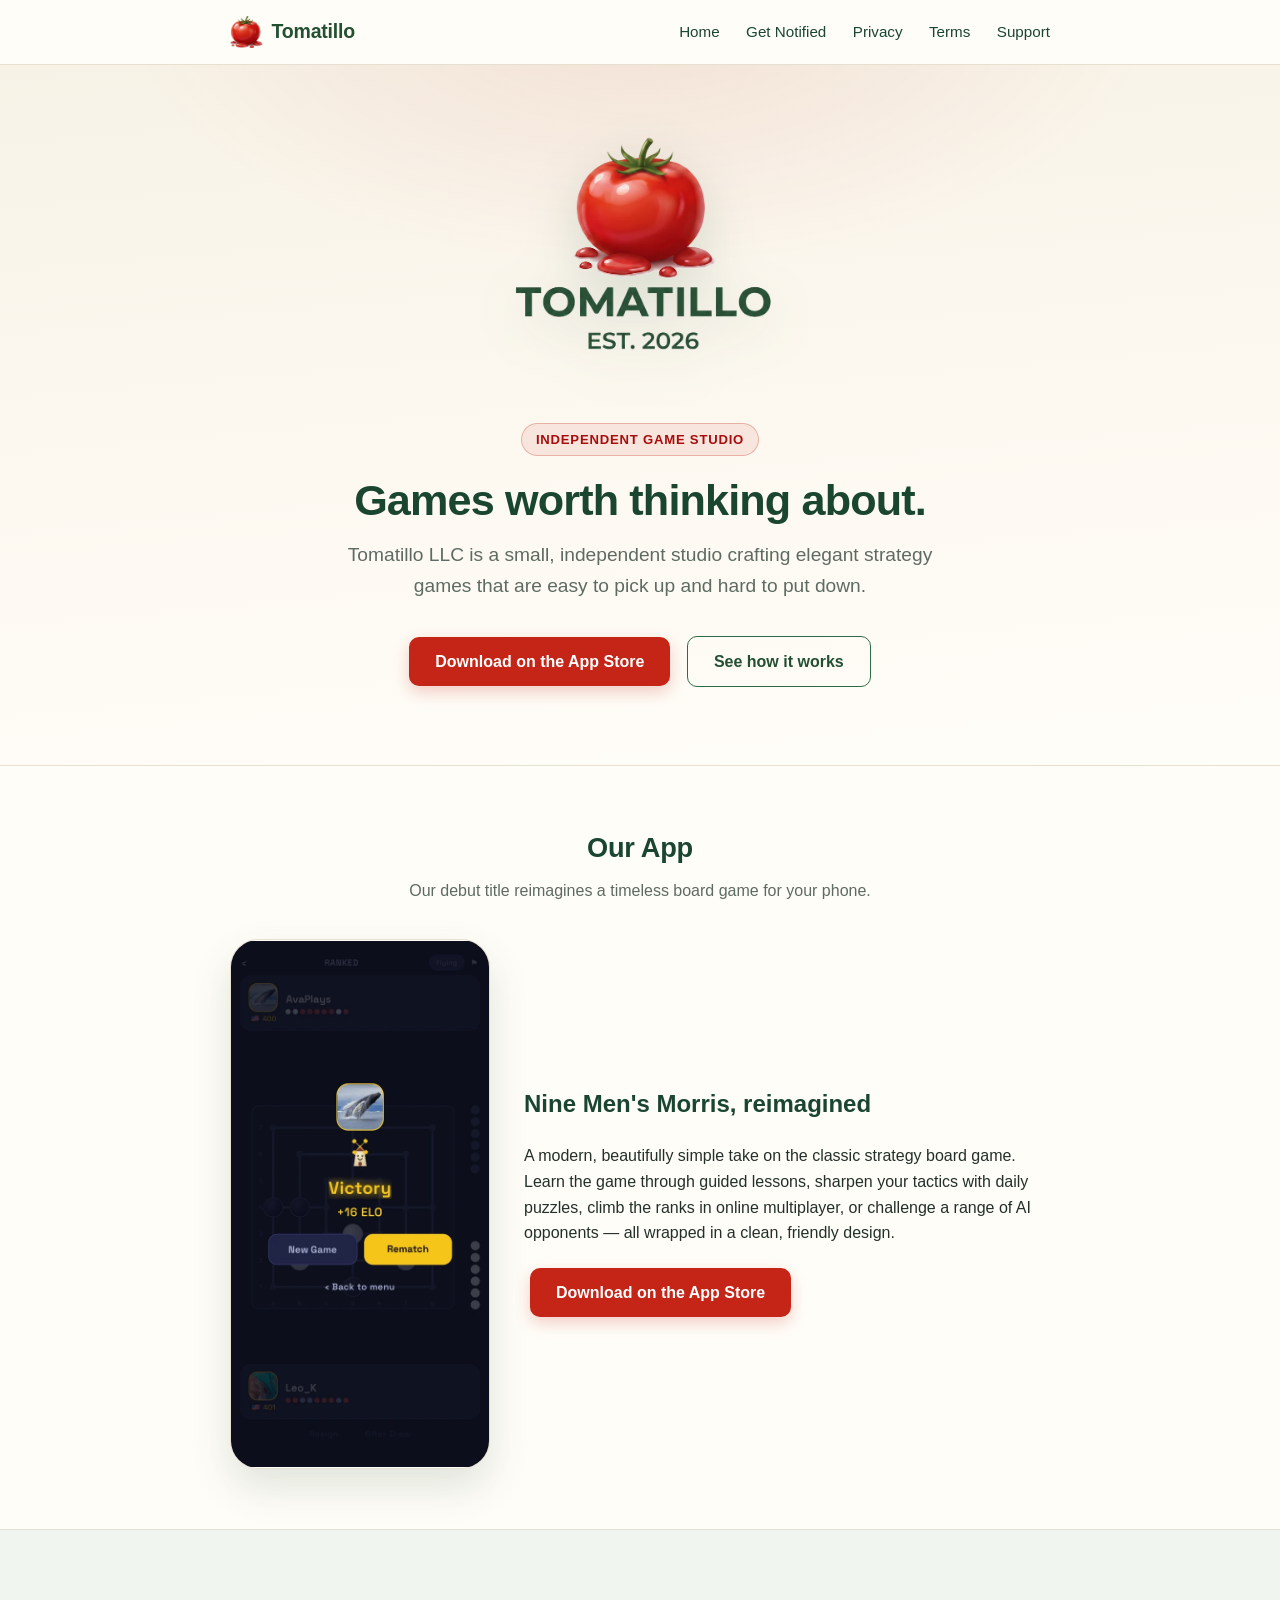
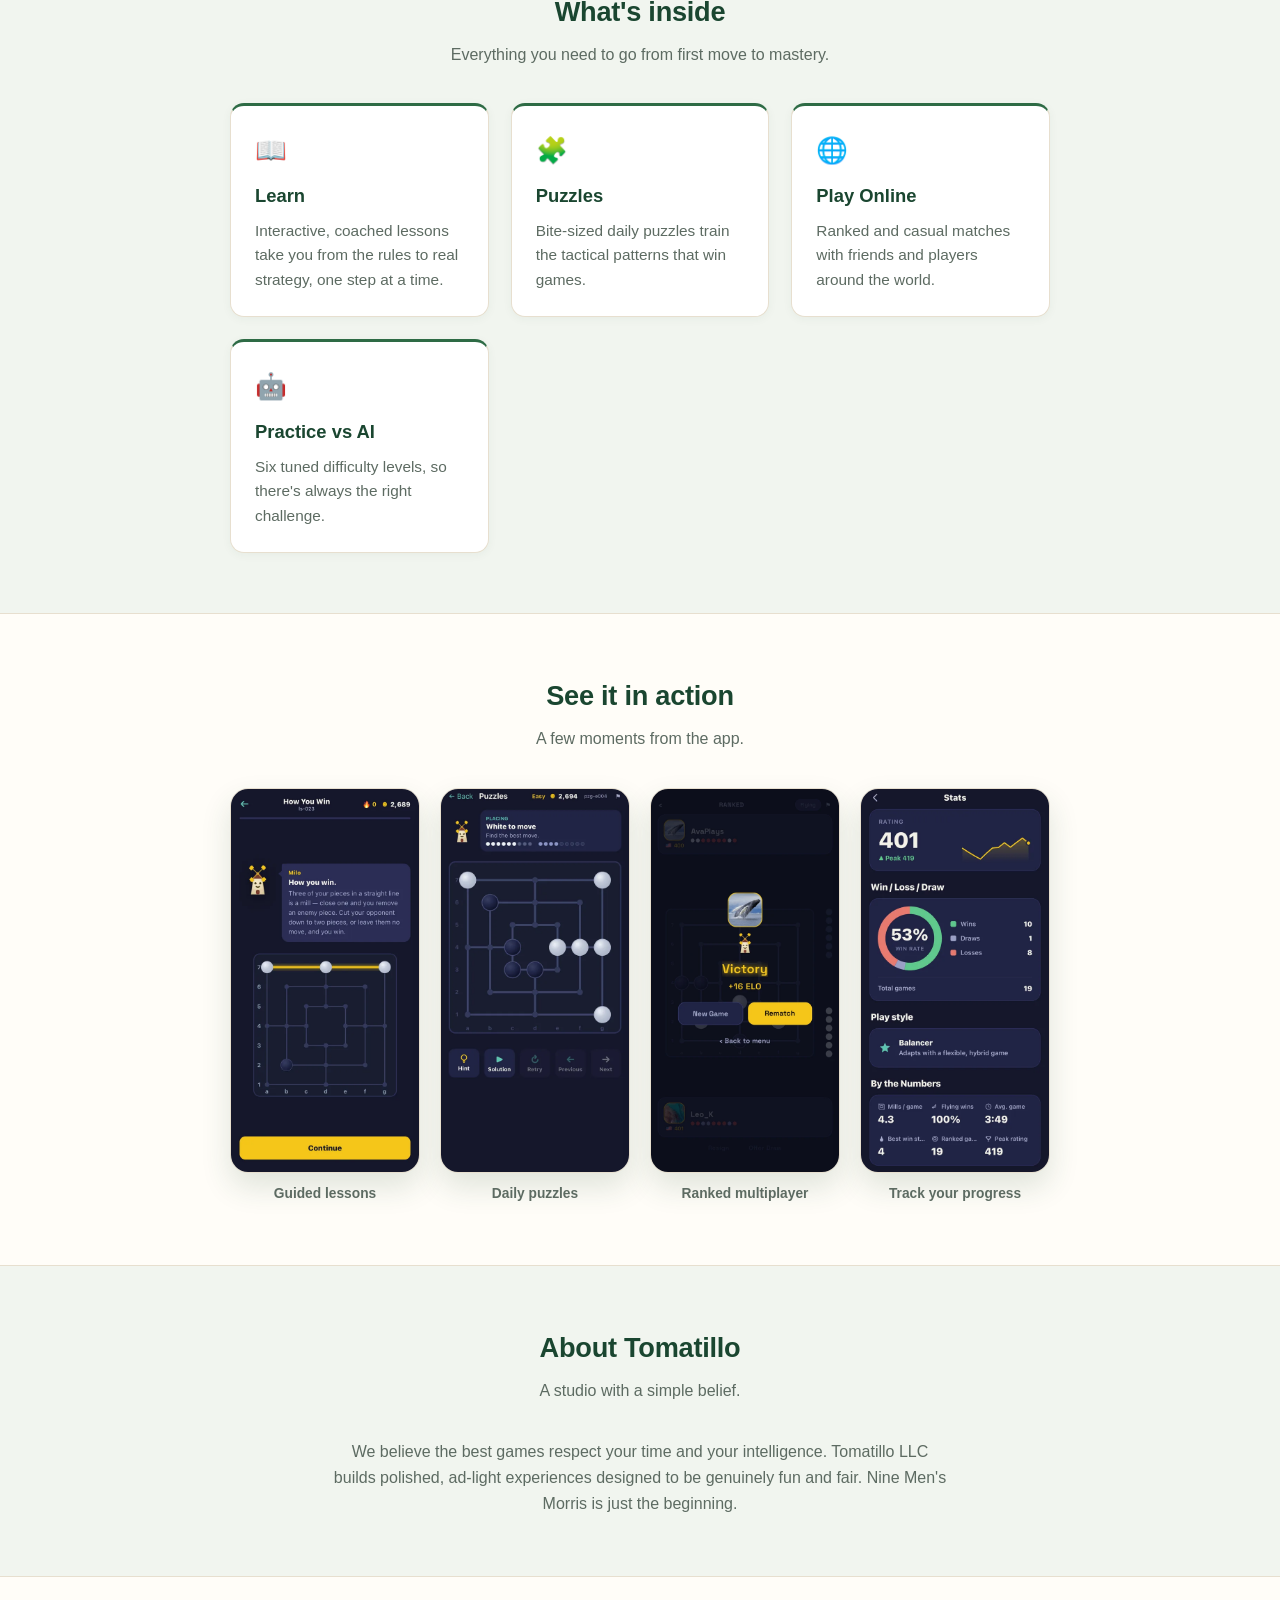
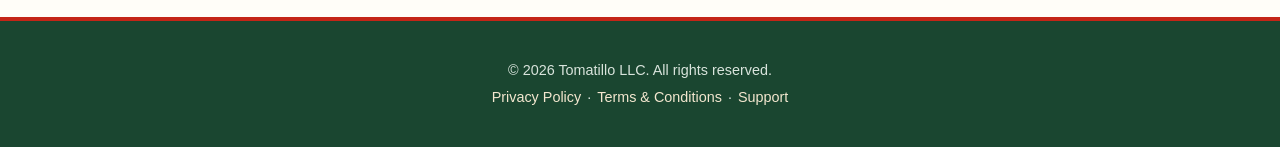
<file: index.html>
<!DOCTYPE html>
<html lang="en">
<head>
  <meta charset="utf-8">
  <meta name="viewport" content="width=device-width, initial-scale=1">
  <title>Tomatillo LLC — Thoughtful mobile games</title>
  <meta name="description" content="Tomatillo LLC is an independent studio building thoughtful, elegant mobile games — including a modern take on Nine Men's Morris.">
  <link rel="icon" type="image/png" href="assets/favicon.png">
  <link rel="apple-touch-icon" href="assets/tomatillo-mark.png">
  <meta name="theme-color" content="#234f33">
  <meta name="apple-itunes-app" content="app-id=6803911065">
  <link rel="stylesheet" href="styles.css">
</head>
<body>
  <header class="site-header">
    <div class="wrap nav">
      <a class="brand" href="index.html">
        <picture>
          <source srcset="assets/tomatillo-mark.webp" type="image/webp">
          <img class="brand-logo" src="assets/tomatillo-mark.png" alt="" width="320" height="315">
        </picture>
        Tomatillo
      </a>
      <nav>
        <a href="index.html">Home</a>
        <a href="notify.html">Get Notified</a>
        <a href="privacy.html">Privacy</a>
        <a href="terms.html">Terms</a>
        <a href="support.html">Support</a>
      </nav>
    </div>
  </header>

  <section class="hero">
    <div class="wrap">
      <picture>
        <source srcset="assets/tomatillo-logo.webp" type="image/webp">
        <img class="hero-logo" src="assets/tomatillo-logo.png" alt="Tomatillo — established 2026" width="720" height="673">
      </picture>
      <span class="pill">Independent Game Studio</span>
      <h1>Games worth thinking about.</h1>
      <p class="lede">Tomatillo LLC is a small, independent studio crafting elegant strategy games
        that are easy to pick up and hard to put down.</p>
      <a class="btn" href="https://apps.apple.com/us/app/nine-mens-morris-mills/id6803911065" target="_blank" rel="noopener">Download on the App Store</a>
      <a class="btn secondary" href="#game">See how it works</a>
    </div>
  </section>

  <section id="game">
    <div class="wrap">
      <h2 class="section-title">Our App</h2>
      <p class="section-sub">Our debut title reimagines a timeless board game for your phone.</p>
      <div class="app-row">
        <div class="app-art">
          <picture>
            <source srcset="assets/shot-victory.webp" type="image/webp">
            <img src="assets/shot-victory.jpg" width="540" height="1102" loading="lazy" decoding="async"
              alt="A victory screen after a ranked online match in the Nine Men's Morris app, showing a gold Victory banner and Elo rating gain.">
          </picture>
        </div>
        <div class="app-copy">
          <h2>Nine Men's Morris, reimagined</h2>
          <p>A modern, beautifully simple take on the classic strategy board game.
            Learn the game through guided lessons, sharpen your tactics with daily puzzles, climb the
            ranks in online multiplayer, or challenge a range of AI opponents — all wrapped in a clean,
            friendly design.</p>
          <a class="btn" href="https://apps.apple.com/us/app/nine-mens-morris-mills/id6803911065" target="_blank" rel="noopener">Download on the App Store</a>
        </div>
      </div>
    </div>
  </section>

  <section class="alt">
    <div class="wrap">
      <h2 class="section-title">What's inside</h2>
      <p class="section-sub">Everything you need to go from first move to mastery.</p>
      <div class="features">
        <div class="card">
          <div class="ic">📖</div>
          <h3>Learn</h3>
          <p>Interactive, coached lessons take you from the rules to real strategy, one step at a time.</p>
        </div>
        <div class="card">
          <div class="ic">🧩</div>
          <h3>Puzzles</h3>
          <p>Bite-sized daily puzzles train the tactical patterns that win games.</p>
        </div>
        <div class="card">
          <div class="ic">🌐</div>
          <h3>Play Online</h3>
          <p>Ranked and casual matches with friends and players around the world.</p>
        </div>
        <div class="card">
          <div class="ic">🤖</div>
          <h3>Practice vs AI</h3>
          <p>Six tuned difficulty levels, so there's always the right challenge.</p>
        </div>
      </div>
    </div>
  </section>

  <section>
    <div class="wrap">
      <h2 class="section-title">See it in action</h2>
      <p class="section-sub">A few moments from the app.</p>
      <ul class="shots">
        <li>
          <picture>
            <source srcset="assets/shot-learn.webp" type="image/webp">
            <img src="assets/shot-learn.jpg" width="540" height="1102" loading="lazy" decoding="async"
              alt="A lesson screen titled How You Win: Milo, the windmill coach, explains that three pieces in a line form a mill, above a board showing a completed row highlighted in gold.">
          </picture>
          <p class="shot-cap">Guided lessons</p>
        </li>
        <li>
          <picture>
            <source srcset="assets/shot-puzzles.webp" type="image/webp">
            <img src="assets/shot-puzzles.jpg" width="540" height="1102" loading="lazy" decoding="async"
              alt="A puzzle screen prompting White to move, with a mid-game board and buttons for a hint or the full solution.">
          </picture>
          <p class="shot-cap">Daily puzzles</p>
        </li>
        <li>
          <picture>
            <source srcset="assets/shot-victory.webp" type="image/webp">
            <img src="assets/shot-victory.jpg" width="540" height="1102" loading="lazy" decoding="async"
              alt="A victory screen after a ranked online match, showing a gold Victory banner, an Elo rating gain, and options to start a new game or rematch.">
          </picture>
          <p class="shot-cap">Ranked multiplayer</p>
        </li>
        <li>
          <picture>
            <source srcset="assets/shot-stats.webp" type="image/webp">
            <img src="assets/shot-stats.jpg" width="540" height="1102" loading="lazy" decoding="async"
              alt="A stats screen with a rating of 401, a fifty-three percent win rate donut chart, and a breakdown of mills per game and average game length.">
          </picture>
          <p class="shot-cap">Track your progress</p>
        </li>
      </ul>
    </div>
  </section>

  <section class="alt">
    <div class="wrap">
      <h2 class="section-title">About Tomatillo</h2>
      <p class="section-sub">A studio with a simple belief.</p>
      <p style="text-align:center; max-width:620px; margin:0 auto; color:var(--muted);">
        We believe the best games respect your time and your intelligence. Tomatillo LLC builds
        polished, ad-light experiences designed to be genuinely fun and fair. Nine Men's Morris is
        just the beginning.
      </p>
    </div>
  </section>

  <footer class="site-footer">
    <div class="wrap">
      <p>&copy; <span id="yr">2026</span> Tomatillo LLC. All rights reserved.</p>
      <p class="foot-links">
        <a href="privacy.html">Privacy Policy</a> ·
        <a href="terms.html">Terms &amp; Conditions</a> ·
        <a href="support.html">Support</a>
      </p>
    </div>
    <script>document.getElementById('yr').textContent=new Date().getFullYear();</script>
  </footer>
</body>
</html>
</file>
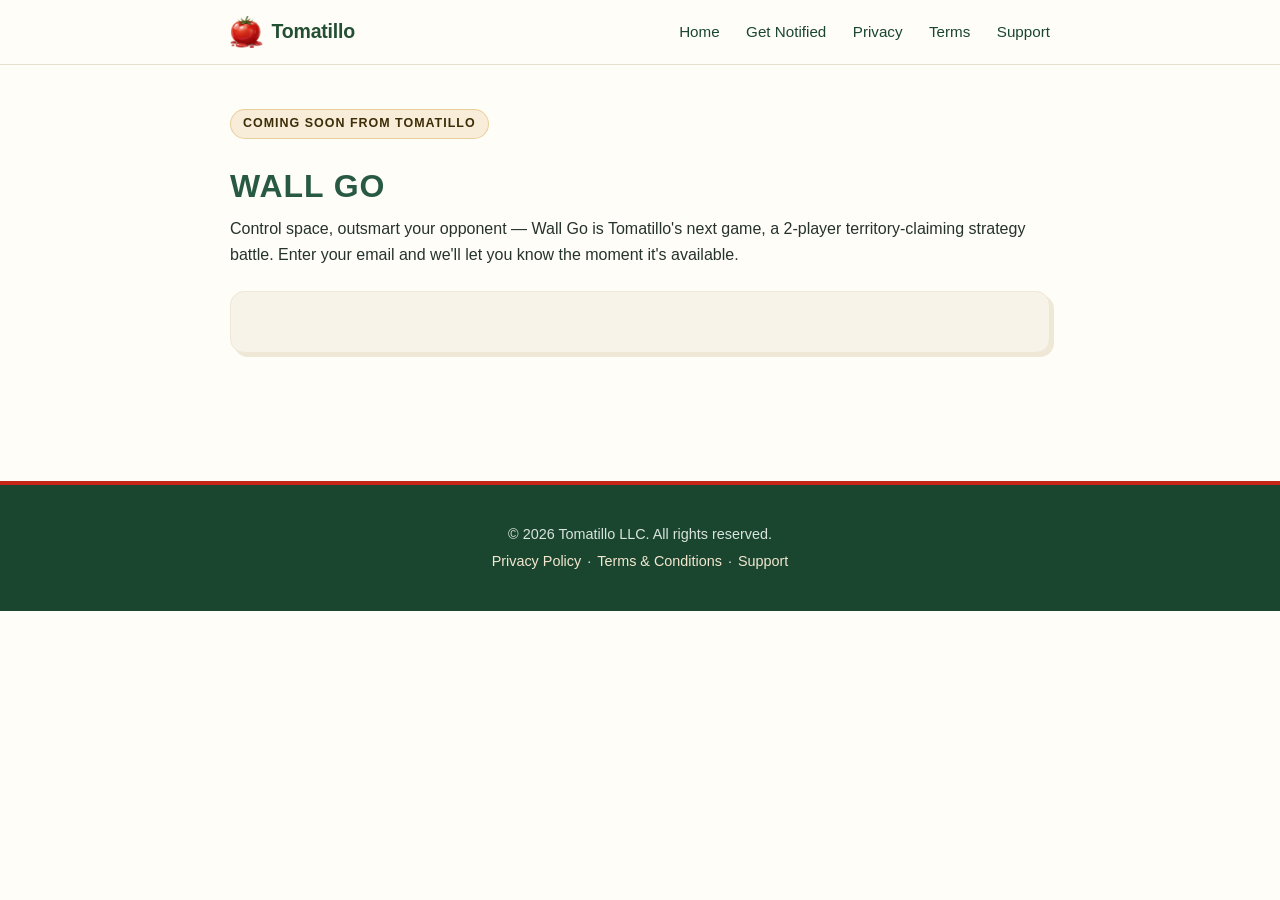
<file: notify.html>
<!DOCTYPE html>
<html lang="en">
<head>
  <meta charset="utf-8">
  <meta name="viewport" content="width=device-width, initial-scale=1">
  <title>Get Notified: Wall Go — Tomatillo LLC</title>
  <meta name="description" content="Sign up to be notified when Wall Go, Tomatillo's next game — a 2-player territory-claiming strategy battle — launches on the App Store.">
  <link rel="icon" type="image/png" href="assets/favicon.png">
  <link rel="apple-touch-icon" href="assets/tomatillo-mark.png">
  <meta name="theme-color" content="#234f33">
  <link rel="stylesheet" href="styles.css">
</head>
<body>
  <header class="site-header">
    <div class="wrap nav">
      <a class="brand" href="index.html">
        <picture>
          <source srcset="assets/tomatillo-mark.webp" type="image/webp">
          <img class="brand-logo" src="assets/tomatillo-mark.png" alt="" width="320" height="315">
        </picture>
        Tomatillo
      </a>
      <nav>
        <a href="index.html">Home</a>
        <a href="notify.html">Get Notified</a>
        <a href="privacy.html">Privacy</a>
        <a href="terms.html">Terms</a>
        <a href="support.html">Support</a>
      </nav>
    </div>
  </header>

  <main class="wrap legal wallgo-promo">
    <span class="eyebrow">Coming soon from Tomatillo</span>
    <h1>Wall Go</h1>
    <p class="subtitle">Control space, outsmart your opponent — Wall Go is Tomatillo's next game, a 2-player territory-claiming strategy battle. Enter your email and we'll let you know the moment it's available.</p>

    <div class="contact-box">
      <script async data-uid="57c46903c6" src="https://tomatillo-llc.kit.com/57c46903c6/index.js"></script>
    </div>
  </main>

  <footer class="site-footer">
    <div class="wrap">
      <p>&copy; <span id="yr">2026</span> Tomatillo LLC. All rights reserved.</p>
      <p class="foot-links">
        <a href="privacy.html">Privacy Policy</a> ·
        <a href="terms.html">Terms &amp; Conditions</a> ·
        <a href="support.html">Support</a>
      </p>
    </div>
    <script>document.getElementById('yr').textContent=new Date().getFullYear();</script>
  </footer>
</body>
</html>
</file>
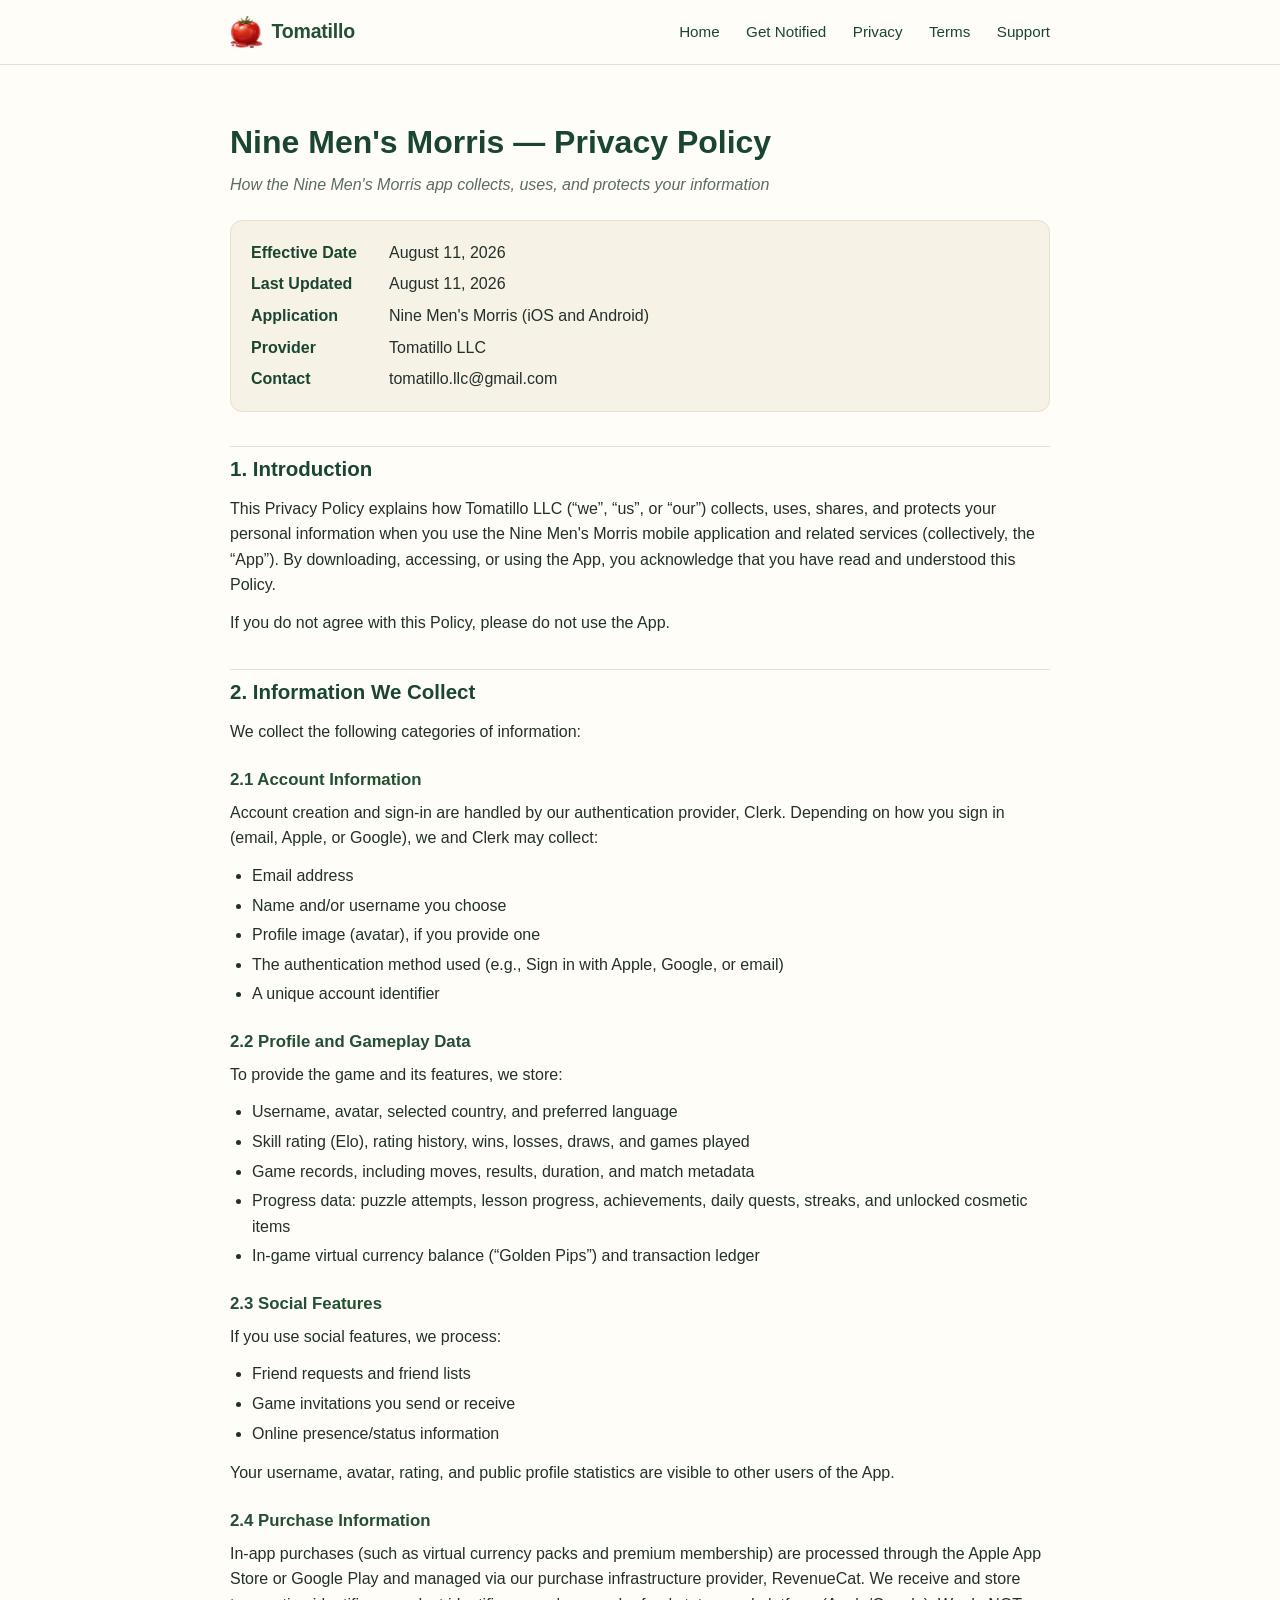
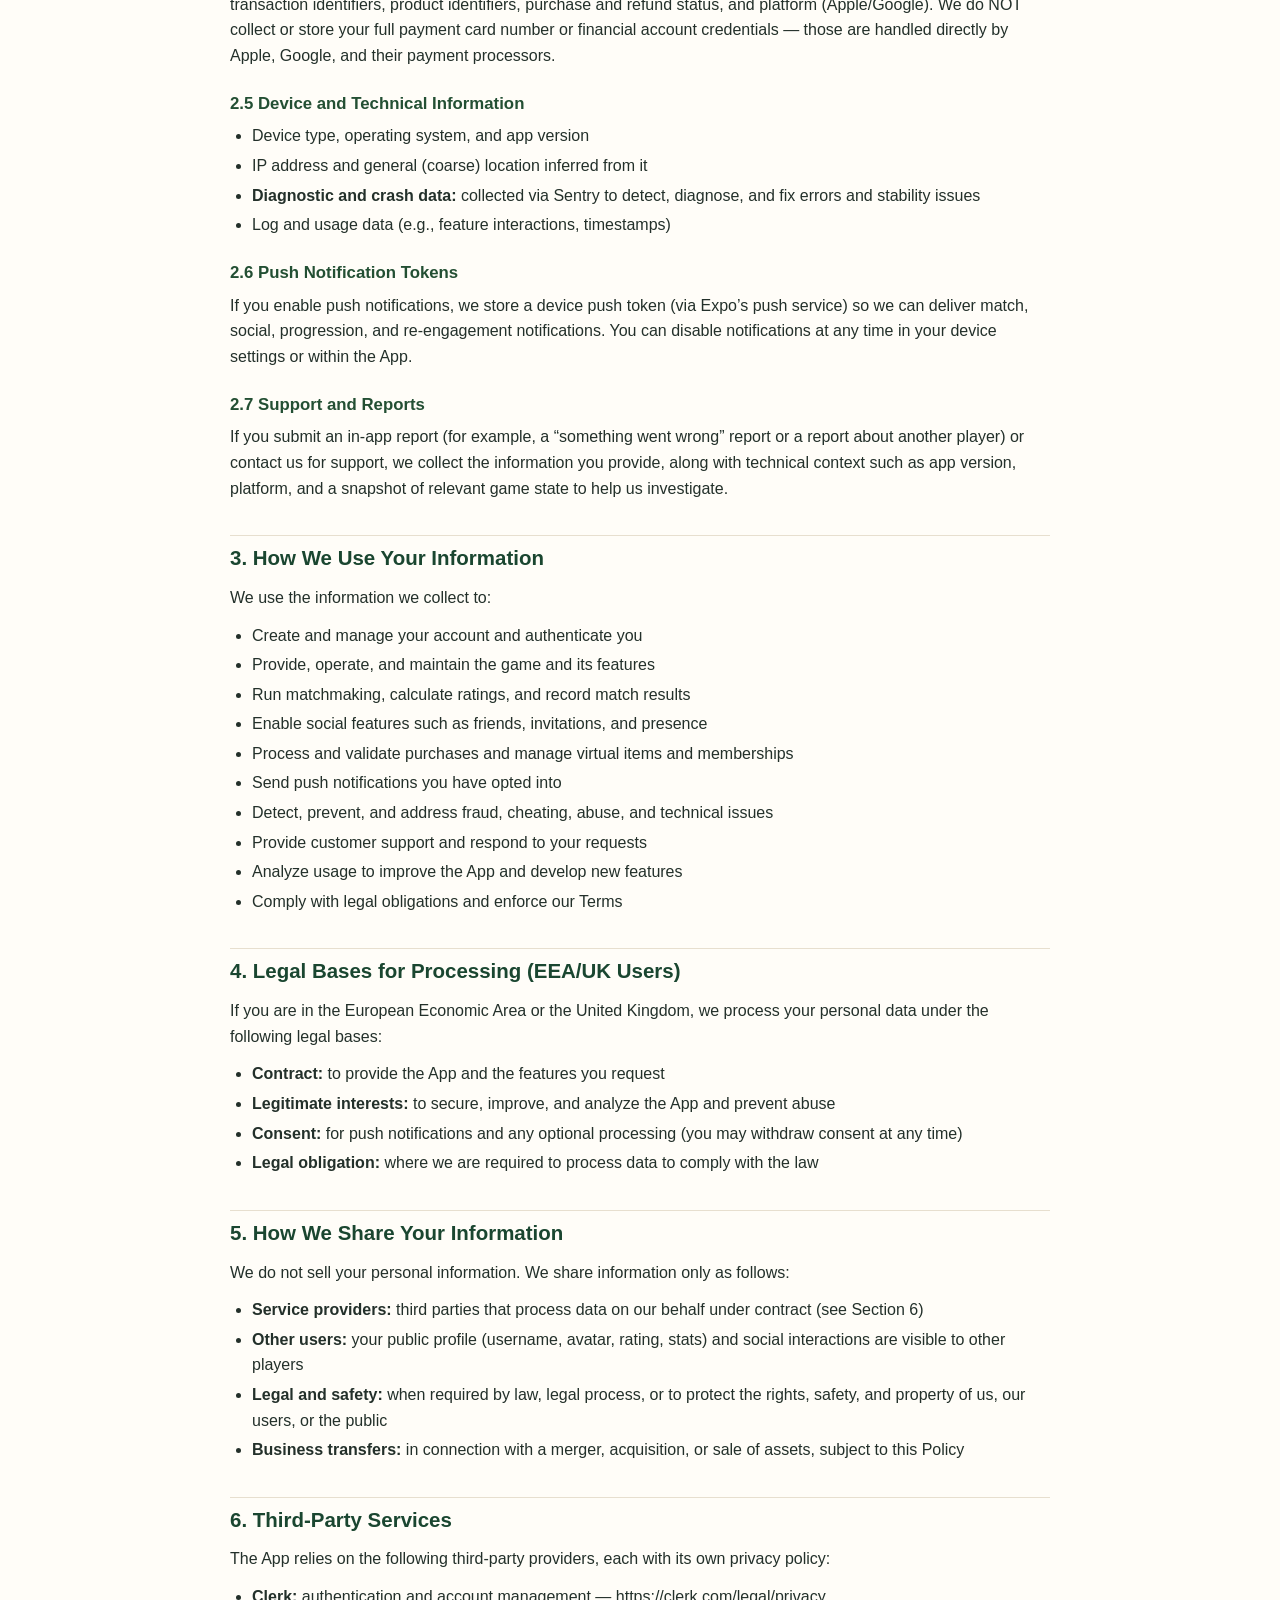
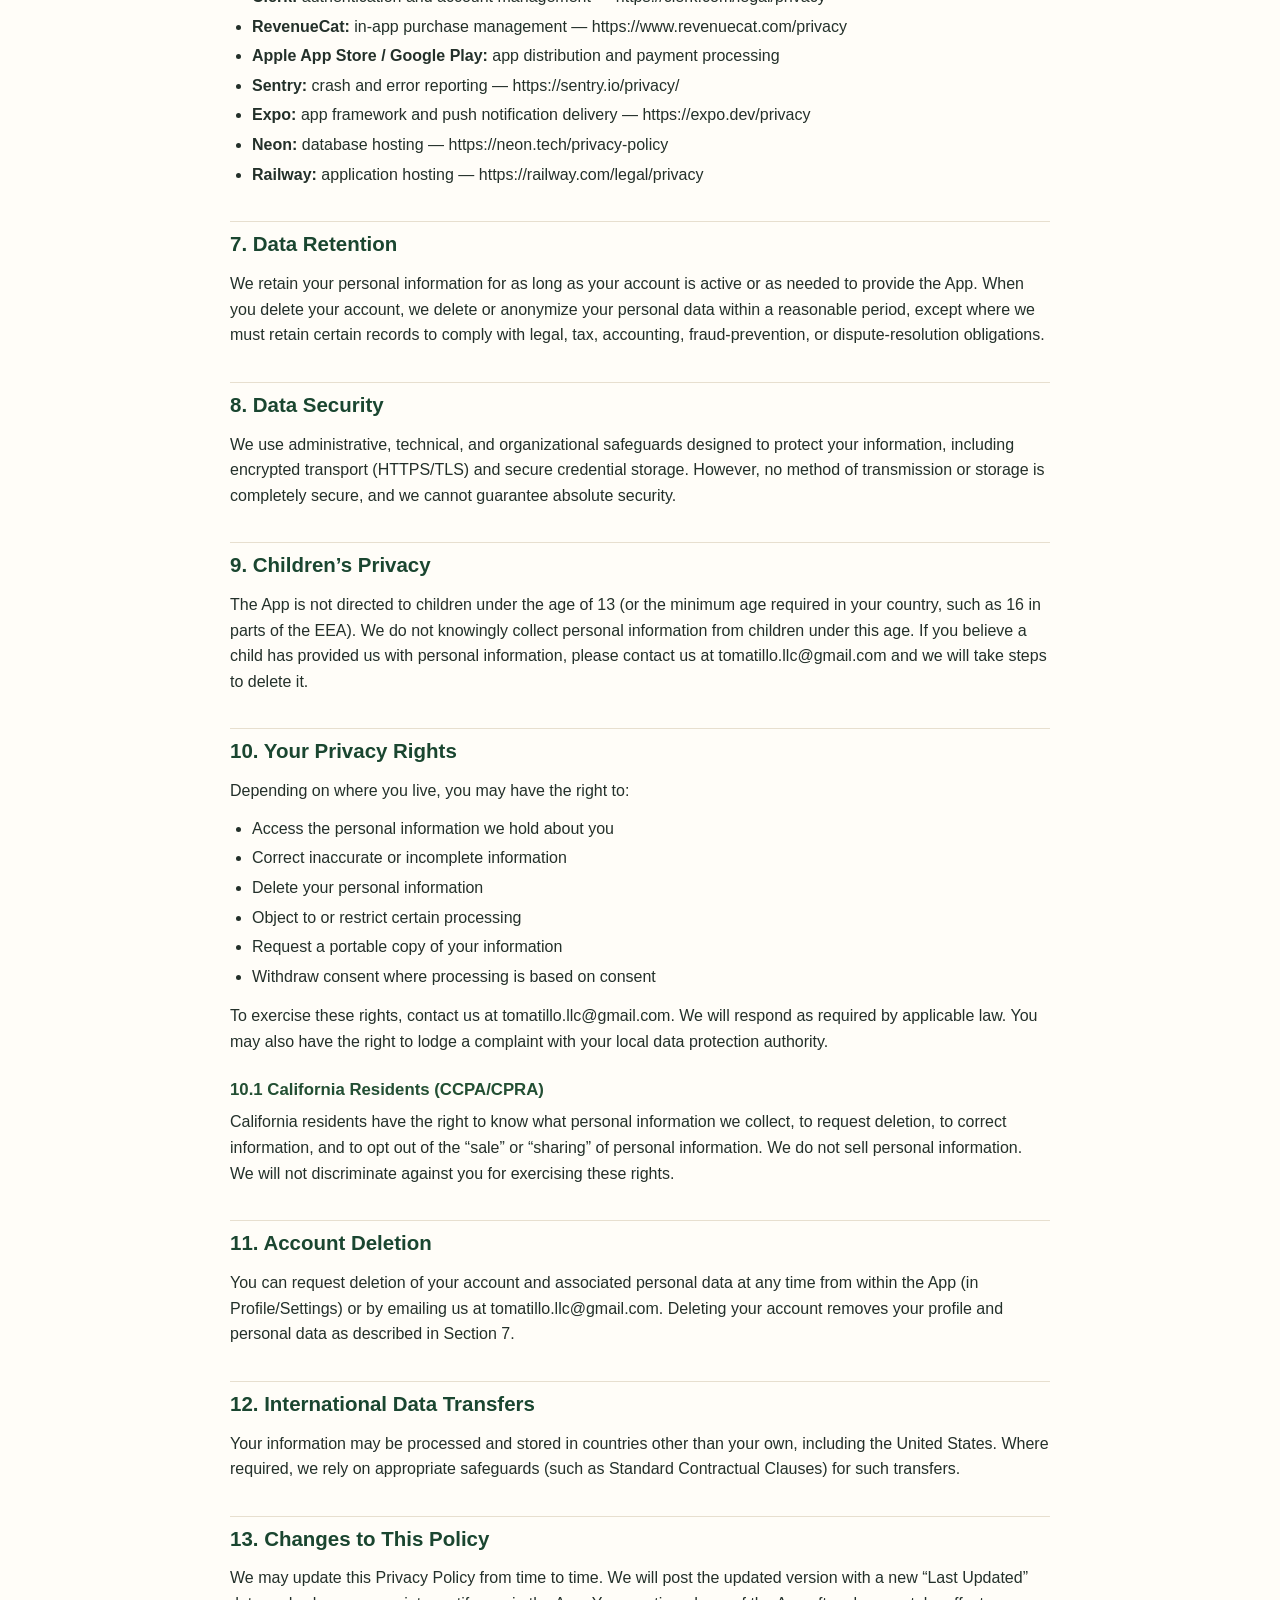
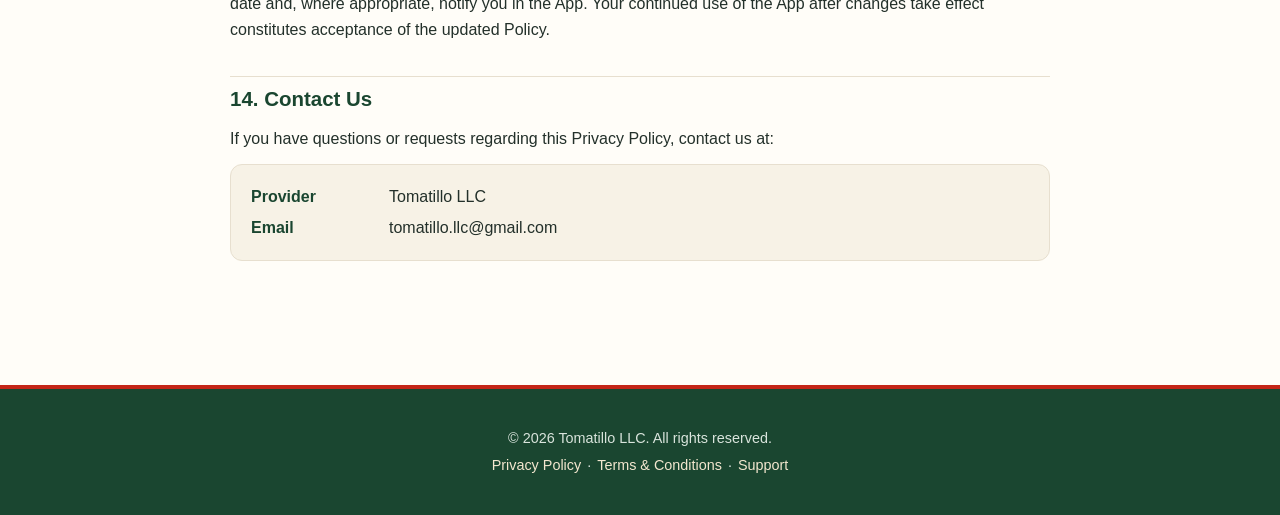
<file: privacy.html>
﻿<!DOCTYPE html>
<html lang="en">
<head>
  <meta charset="utf-8">
  <meta name="viewport" content="width=device-width, initial-scale=1">
  <title>Privacy Policy — Tomatillo LLC</title>
  <meta name="description" content="Privacy Policy for the Nine Men's Morris app by Tomatillo LLC.">
  <link rel="icon" type="image/png" href="assets/favicon.png">
  <link rel="apple-touch-icon" href="assets/tomatillo-mark.png">
  <meta name="theme-color" content="#234f33">
  <link rel="stylesheet" href="styles.css">
</head>
<body>
<header class="site-header">
  <div class="wrap nav">
    <a class="brand" href="index.html">
      <picture>
        <source srcset="assets/tomatillo-mark.webp" type="image/webp">
        <img class="brand-logo" src="assets/tomatillo-mark.png" alt="" width="320" height="315">
      </picture>
      Tomatillo
    </a>
    <nav>
      <a href="index.html">Home</a>
      <a href="notify.html">Get Notified</a>
      <a href="privacy.html">Privacy</a>
      <a href="terms.html">Terms</a>
      <a href="support.html">Support</a>
    </nav>
  </div>
</header>
  <main class="wrap legal">
      <h1>Nine Men's Morris — Privacy Policy</h1>
      <p class="subtitle">How the Nine Men's Morris app collects, uses, and protects your information</p>
      <dl class="meta"><div><dt>Effective Date</dt><dd>August 11, 2026</dd></div><div><dt>Last Updated</dt><dd>August 11, 2026</dd></div><div><dt>Application</dt><dd>Nine Men's Morris (iOS and Android)</dd></div><div><dt>Provider</dt><dd>Tomatillo LLC</dd></div><div><dt>Contact</dt><dd>tomatillo.llc@gmail.com</dd></div></dl>
      <h2>1. Introduction</h2>
      <p>This Privacy Policy explains how Tomatillo LLC (“we”, “us”, or “our”) collects, uses, shares, and protects your personal information when you use the Nine Men's Morris mobile application and related services (collectively, the “App”). By downloading, accessing, or using the App, you acknowledge that you have read and understood this Policy.</p>
      <p>If you do not agree with this Policy, please do not use the App.</p>
      <h2>2. Information We Collect</h2>
      <p>We collect the following categories of information:</p>
      <h3>2.1 Account Information</h3>
      <p>Account creation and sign-in are handled by our authentication provider, Clerk. Depending on how you sign in (email, Apple, or Google), we and Clerk may collect:</p>
      <ul>
      <li>Email address</li>
      <li>Name and/or username you choose</li>
      <li>Profile image (avatar), if you provide one</li>
      <li>The authentication method used (e.g., Sign in with Apple, Google, or email)</li>
      <li>A unique account identifier</li>
      </ul>
      <h3>2.2 Profile and Gameplay Data</h3>
      <p>To provide the game and its features, we store:</p>
      <ul>
      <li>Username, avatar, selected country, and preferred language</li>
      <li>Skill rating (Elo), rating history, wins, losses, draws, and games played</li>
      <li>Game records, including moves, results, duration, and match metadata</li>
      <li>Progress data: puzzle attempts, lesson progress, achievements, daily quests, streaks, and unlocked cosmetic items</li>
      <li>In-game virtual currency balance (“Golden Pips”) and transaction ledger</li>
      </ul>
      <h3>2.3 Social Features</h3>
      <p>If you use social features, we process:</p>
      <ul>
      <li>Friend requests and friend lists</li>
      <li>Game invitations you send or receive</li>
      <li>Online presence/status information</li>
      </ul>
      <p>Your username, avatar, rating, and public profile statistics are visible to other users of the App.</p>
      <h3>2.4 Purchase Information</h3>
      <p>In-app purchases (such as virtual currency packs and premium membership) are processed through the Apple App Store or Google Play and managed via our purchase infrastructure provider, RevenueCat. We receive and store transaction identifiers, product identifiers, purchase and refund status, and platform (Apple/Google). We do NOT collect or store your full payment card number or financial account credentials — those are handled directly by Apple, Google, and their payment processors.</p>
      <h3>2.5 Device and Technical Information</h3>
      <ul>
      <li>Device type, operating system, and app version</li>
      <li>IP address and general (coarse) location inferred from it</li>
      <li><strong>Diagnostic and crash data:</strong> collected via Sentry to detect, diagnose, and fix errors and stability issues</li>
      <li>Log and usage data (e.g., feature interactions, timestamps)</li>
      </ul>
      <h3>2.6 Push Notification Tokens</h3>
      <p>If you enable push notifications, we store a device push token (via Expo’s push service) so we can deliver match, social, progression, and re-engagement notifications. You can disable notifications at any time in your device settings or within the App.</p>
      <h3>2.7 Support and Reports</h3>
      <p>If you submit an in-app report (for example, a “something went wrong” report or a report about another player) or contact us for support, we collect the information you provide, along with technical context such as app version, platform, and a snapshot of relevant game state to help us investigate.</p>
      <h2>3. How We Use Your Information</h2>
      <p>We use the information we collect to:</p>
      <ul>
      <li>Create and manage your account and authenticate you</li>
      <li>Provide, operate, and maintain the game and its features</li>
      <li>Run matchmaking, calculate ratings, and record match results</li>
      <li>Enable social features such as friends, invitations, and presence</li>
      <li>Process and validate purchases and manage virtual items and memberships</li>
      <li>Send push notifications you have opted into</li>
      <li>Detect, prevent, and address fraud, cheating, abuse, and technical issues</li>
      <li>Provide customer support and respond to your requests</li>
      <li>Analyze usage to improve the App and develop new features</li>
      <li>Comply with legal obligations and enforce our Terms</li>
      </ul>
      <h2>4. Legal Bases for Processing (EEA/UK Users)</h2>
      <p>If you are in the European Economic Area or the United Kingdom, we process your personal data under the following legal bases:</p>
      <ul>
      <li><strong>Contract:</strong> to provide the App and the features you request</li>
      <li><strong>Legitimate interests:</strong> to secure, improve, and analyze the App and prevent abuse</li>
      <li><strong>Consent:</strong> for push notifications and any optional processing (you may withdraw consent at any time)</li>
      <li><strong>Legal obligation:</strong> where we are required to process data to comply with the law</li>
      </ul>
      <h2>5. How We Share Your Information</h2>
      <p>We do not sell your personal information. We share information only as follows:</p>
      <ul>
      <li><strong>Service providers:</strong> third parties that process data on our behalf under contract (see Section 6)</li>
      <li><strong>Other users:</strong> your public profile (username, avatar, rating, stats) and social interactions are visible to other players</li>
      <li><strong>Legal and safety:</strong> when required by law, legal process, or to protect the rights, safety, and property of us, our users, or the public</li>
      <li><strong>Business transfers:</strong> in connection with a merger, acquisition, or sale of assets, subject to this Policy</li>
      </ul>
      <h2>6. Third-Party Services</h2>
      <p>The App relies on the following third-party providers, each with its own privacy policy:</p>
      <ul>
      <li><strong>Clerk:</strong> authentication and account management — https://clerk.com/legal/privacy</li>
      <li><strong>RevenueCat:</strong> in-app purchase management — https://www.revenuecat.com/privacy</li>
      <li><strong>Apple App Store / Google Play:</strong> app distribution and payment processing</li>
      <li><strong>Sentry:</strong> crash and error reporting — https://sentry.io/privacy/</li>
      <li><strong>Expo:</strong> app framework and push notification delivery — https://expo.dev/privacy</li>
      <li><strong>Neon:</strong> database hosting — https://neon.tech/privacy-policy</li>
      <li><strong>Railway:</strong> application hosting — https://railway.com/legal/privacy</li>
      </ul>
      <h2>7. Data Retention</h2>
      <p>We retain your personal information for as long as your account is active or as needed to provide the App. When you delete your account, we delete or anonymize your personal data within a reasonable period, except where we must retain certain records to comply with legal, tax, accounting, fraud-prevention, or dispute-resolution obligations.</p>
      <h2>8. Data Security</h2>
      <p>We use administrative, technical, and organizational safeguards designed to protect your information, including encrypted transport (HTTPS/TLS) and secure credential storage. However, no method of transmission or storage is completely secure, and we cannot guarantee absolute security.</p>
      <h2>9. Children’s Privacy</h2>
      <p>The App is not directed to children under the age of 13 (or the minimum age required in your country, such as 16 in parts of the EEA). We do not knowingly collect personal information from children under this age. If you believe a child has provided us with personal information, please contact us at tomatillo.llc@gmail.com and we will take steps to delete it.</p>
      <h2>10. Your Privacy Rights</h2>
      <p>Depending on where you live, you may have the right to:</p>
      <ul>
      <li>Access the personal information we hold about you</li>
      <li>Correct inaccurate or incomplete information</li>
      <li>Delete your personal information</li>
      <li>Object to or restrict certain processing</li>
      <li>Request a portable copy of your information</li>
      <li>Withdraw consent where processing is based on consent</li>
      </ul>
      <p>To exercise these rights, contact us at tomatillo.llc@gmail.com. We will respond as required by applicable law. You may also have the right to lodge a complaint with your local data protection authority.</p>
      <h3>10.1 California Residents (CCPA/CPRA)</h3>
      <p>California residents have the right to know what personal information we collect, to request deletion, to correct information, and to opt out of the “sale” or “sharing” of personal information. We do not sell personal information. We will not discriminate against you for exercising these rights.</p>
      <h2>11. Account Deletion</h2>
      <p>You can request deletion of your account and associated personal data at any time from within the App (in Profile/Settings) or by emailing us at tomatillo.llc@gmail.com. Deleting your account removes your profile and personal data as described in Section 7.</p>
      <h2>12. International Data Transfers</h2>
      <p>Your information may be processed and stored in countries other than your own, including the United States. Where required, we rely on appropriate safeguards (such as Standard Contractual Clauses) for such transfers.</p>
      <h2>13. Changes to This Policy</h2>
      <p>We may update this Privacy Policy from time to time. We will post the updated version with a new “Last Updated” date and, where appropriate, notify you in the App. Your continued use of the App after changes take effect constitutes acceptance of the updated Policy.</p>
      <h2>14. Contact Us</h2>
      <p>If you have questions or requests regarding this Privacy Policy, contact us at:</p>
      <dl class="meta"><div><dt>Provider</dt><dd>Tomatillo LLC</dd></div><div><dt>Email</dt><dd>tomatillo.llc@gmail.com</dd></div></dl>
  </main>
<footer class="site-footer">
  <div class="wrap">
    <p>&copy; <span id="yr">2026</span> Tomatillo LLC. All rights reserved.</p>
    <p class="foot-links">
      <a href="privacy.html">Privacy Policy</a> ·
      <a href="terms.html">Terms &amp; Conditions</a> ·
      <a href="support.html">Support</a>
    </p>
  </div>
  <script>document.getElementById('yr').textContent=new Date().getFullYear();</script>
</footer>
</body>
</html>
</file>
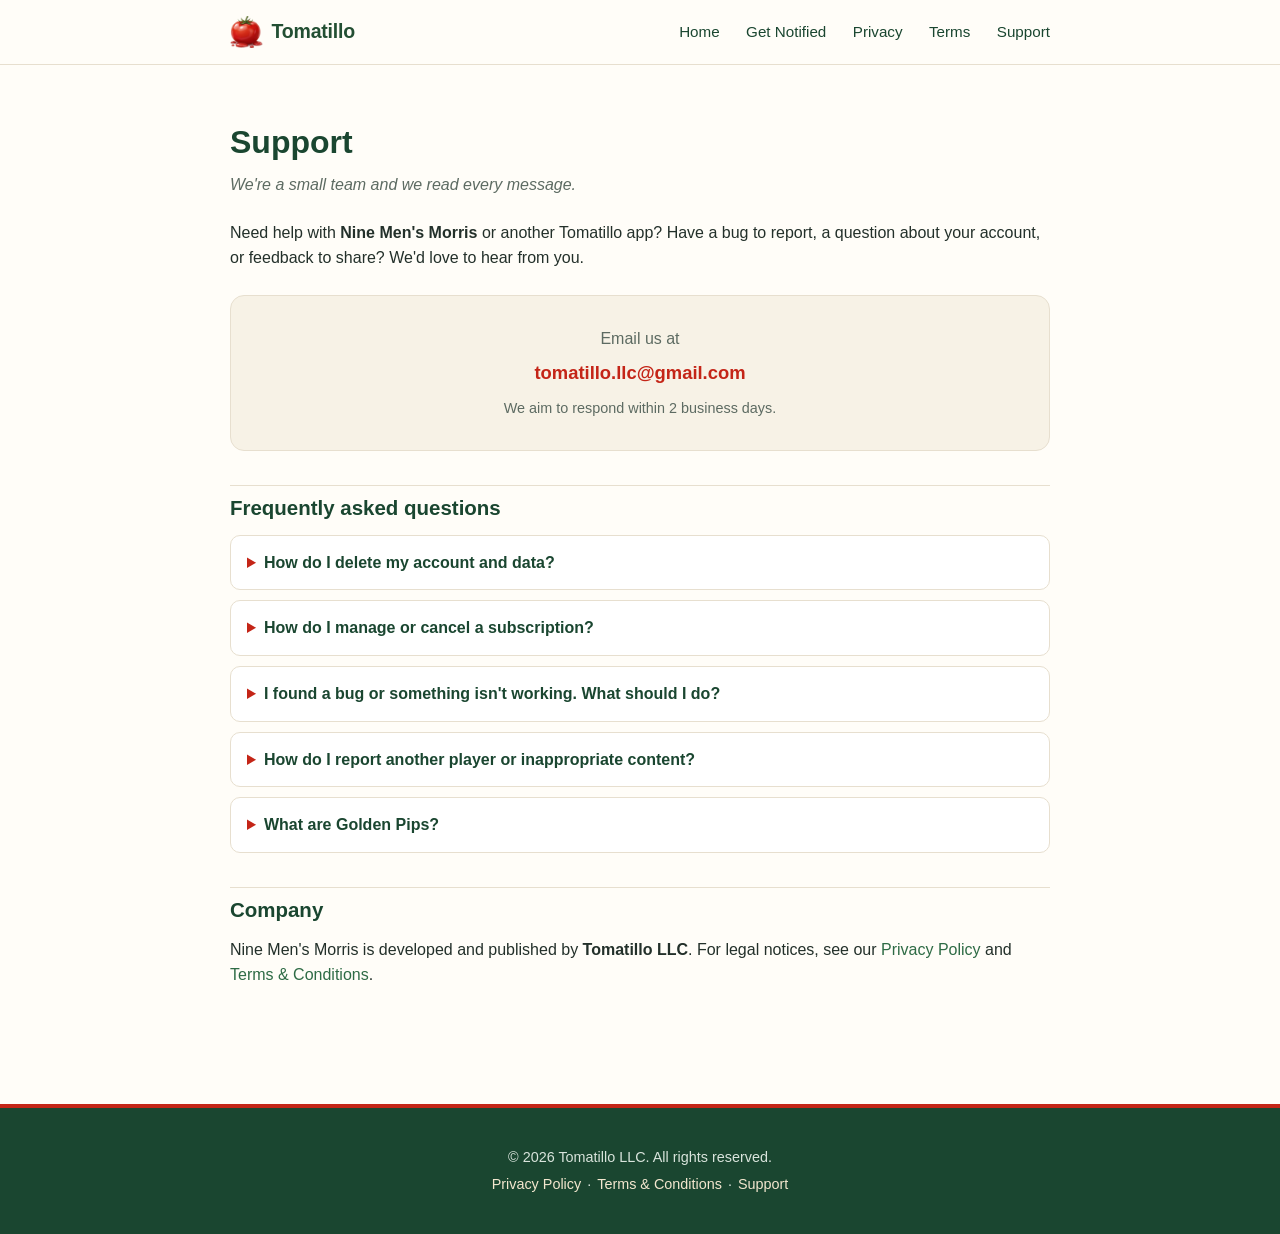
<file: support.html>
<!DOCTYPE html>
<html lang="en">
<head>
  <meta charset="utf-8">
  <meta name="viewport" content="width=device-width, initial-scale=1">
  <title>Support — Tomatillo LLC</title>
  <meta name="description" content="Get help with Nine Men's Morris and other Tomatillo LLC apps. Contact support, request account deletion, and read our FAQ.">
  <link rel="icon" type="image/png" href="assets/favicon.png">
  <link rel="apple-touch-icon" href="assets/tomatillo-mark.png">
  <meta name="theme-color" content="#234f33">
  <link rel="stylesheet" href="styles.css">
</head>
<body>
  <header class="site-header">
    <div class="wrap nav">
      <a class="brand" href="index.html">
        <picture>
          <source srcset="assets/tomatillo-mark.webp" type="image/webp">
          <img class="brand-logo" src="assets/tomatillo-mark.png" alt="" width="320" height="315">
        </picture>
        Tomatillo
      </a>
      <nav>
        <a href="index.html">Home</a>
        <a href="notify.html">Get Notified</a>
        <a href="privacy.html">Privacy</a>
        <a href="terms.html">Terms</a>
        <a href="support.html">Support</a>
      </nav>
    </div>
  </header>

  <main class="wrap legal">
    <h1>Support</h1>
    <p class="subtitle">We're a small team and we read every message.</p>

    <p>Need help with <strong>Nine Men's Morris</strong> or another Tomatillo app? Have a bug to report, a
      question about your account, or feedback to share? We'd love to hear from you.</p>

    <div class="contact-box">
      <p style="margin:0 0 6px; color:var(--muted);">Email us at</p>
      <a href="mailto:tomatillo.llc@gmail.com">tomatillo.llc@gmail.com</a>
      <p style="margin:10px 0 0; color:var(--muted); font-size:.9rem;">We aim to respond within 2 business days.</p>
    </div>

    <h2>Frequently asked questions</h2>
    <div class="faq">
      <details>
        <summary>How do I delete my account and data?</summary>
        <p>You can delete your account at any time from within the Nine Men's Morris app, under
          <em>Profile → Settings</em>. This permanently removes your profile and associated personal
          data. You can also email us at
          <a href="mailto:tomatillo.llc@gmail.com">tomatillo.llc@gmail.com</a> and we will
          process your deletion request. See our <a href="privacy.html">Privacy Policy</a> for details.</p>
      </details>
      <details>
        <summary>How do I manage or cancel a subscription?</summary>
        <p>Subscriptions are billed through the Apple App Store or Google Play. Manage or cancel them
          in your device's App Store / Google Play account settings under <em>Subscriptions</em>.
          Refund requests are handled by Apple or Google per their policies.</p>
      </details>
      <details>
        <summary>I found a bug or something isn't working. What should I do?</summary>
        <p>Please email us with your device model, operating system version, and a short description
          of what happened. Screenshots help a lot. You can also use the in-app "report a problem"
          option during a game.</p>
      </details>
      <details>
        <summary>How do I report another player or inappropriate content?</summary>
        <p>Use the report option within the app, or email us with the player's username and details.
          We review reports and take action against conduct that violates our
          <a href="terms.html">Terms &amp; Conditions</a>.</p>
      </details>
      <details>
        <summary>What are Golden Pips?</summary>
        <p>Golden Pips are the in-app currency, used to unlock cosmetic items. They have no
          real-world monetary value and can't be exchanged for cash. See our
          <a href="terms.html">Terms &amp; Conditions</a> for full details.</p>
      </details>
    </div>

    <h2>Company</h2>
    <p>Nine Men's Morris is developed and published by <strong>Tomatillo LLC</strong>. For legal notices, see
      our <a href="privacy.html">Privacy Policy</a> and <a href="terms.html">Terms &amp; Conditions</a>.</p>
  </main>

  <footer class="site-footer">
    <div class="wrap">
      <p>&copy; <span id="yr">2026</span> Tomatillo LLC. All rights reserved.</p>
      <p class="foot-links">
        <a href="privacy.html">Privacy Policy</a> ·
        <a href="terms.html">Terms &amp; Conditions</a> ·
        <a href="support.html">Support</a>
      </p>
    </div>
    <script>document.getElementById('yr').textContent=new Date().getFullYear();</script>
  </footer>
</body>
</html>
</file>
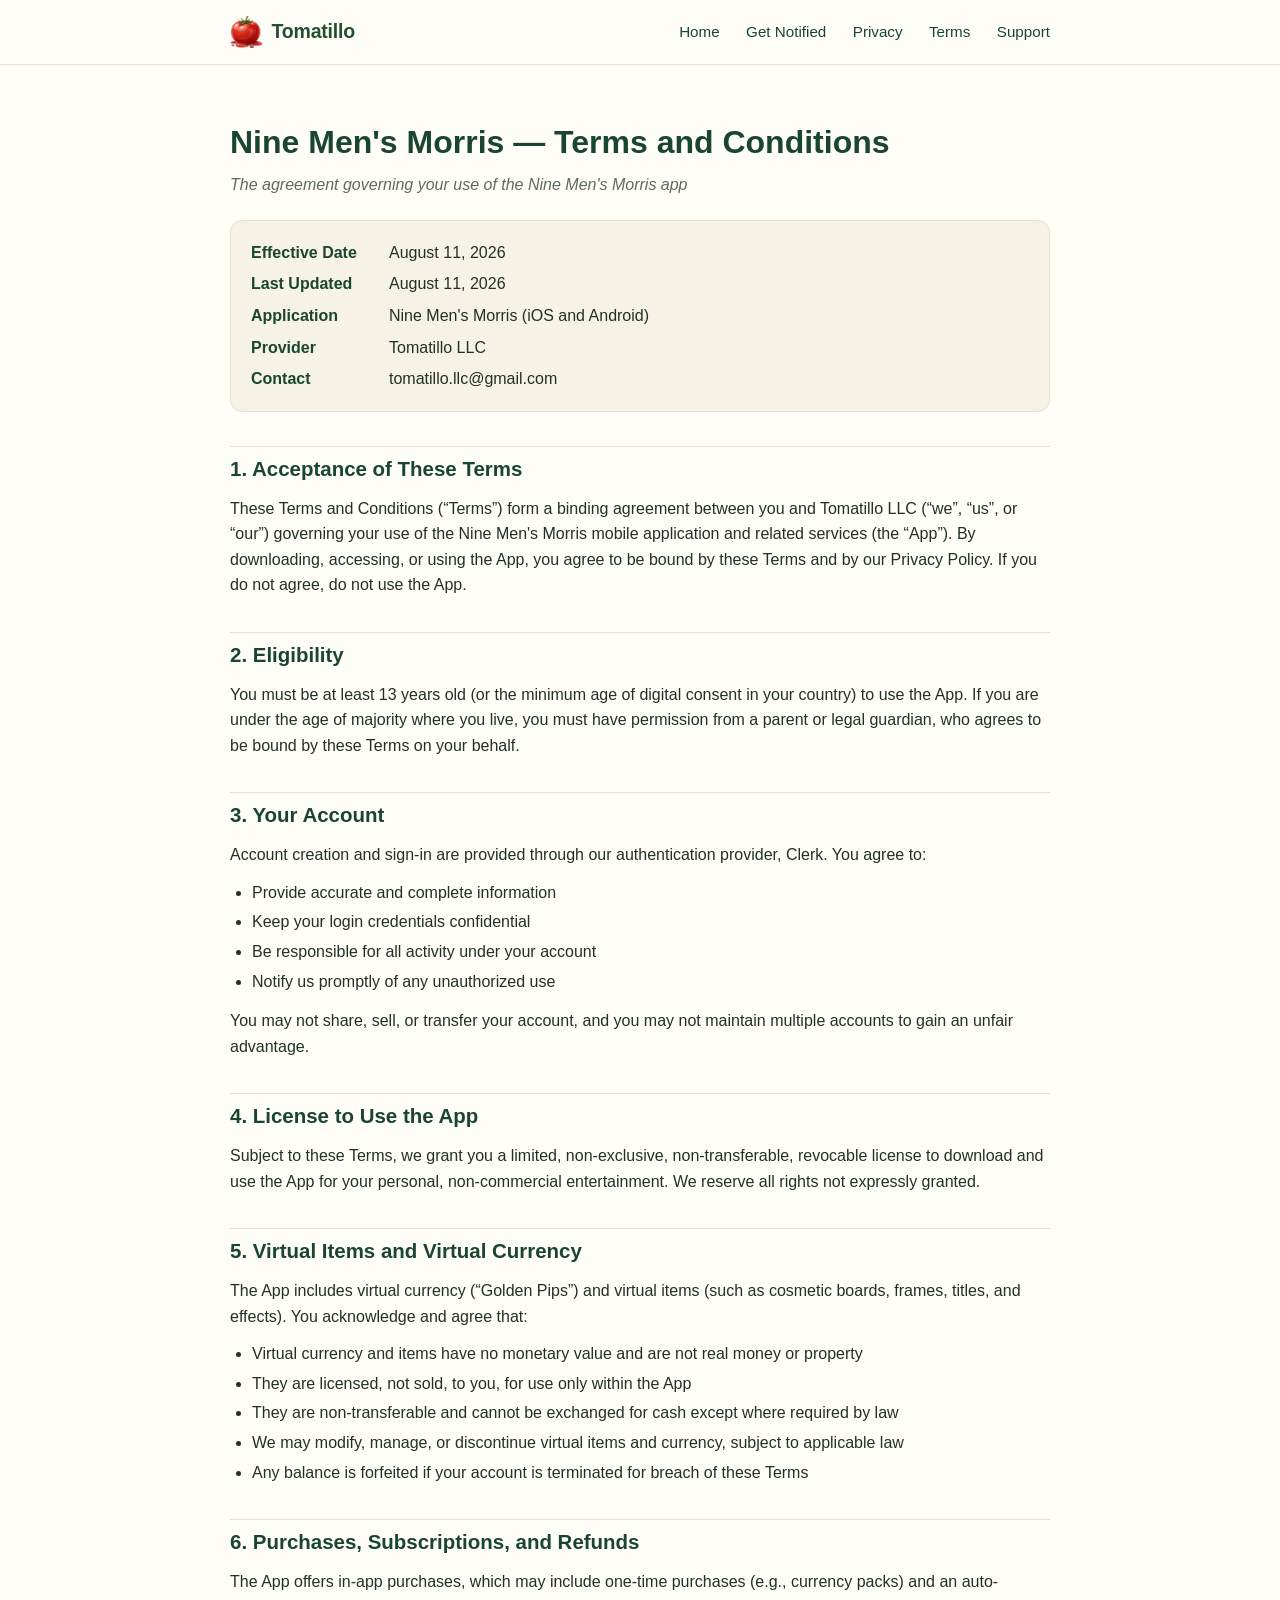
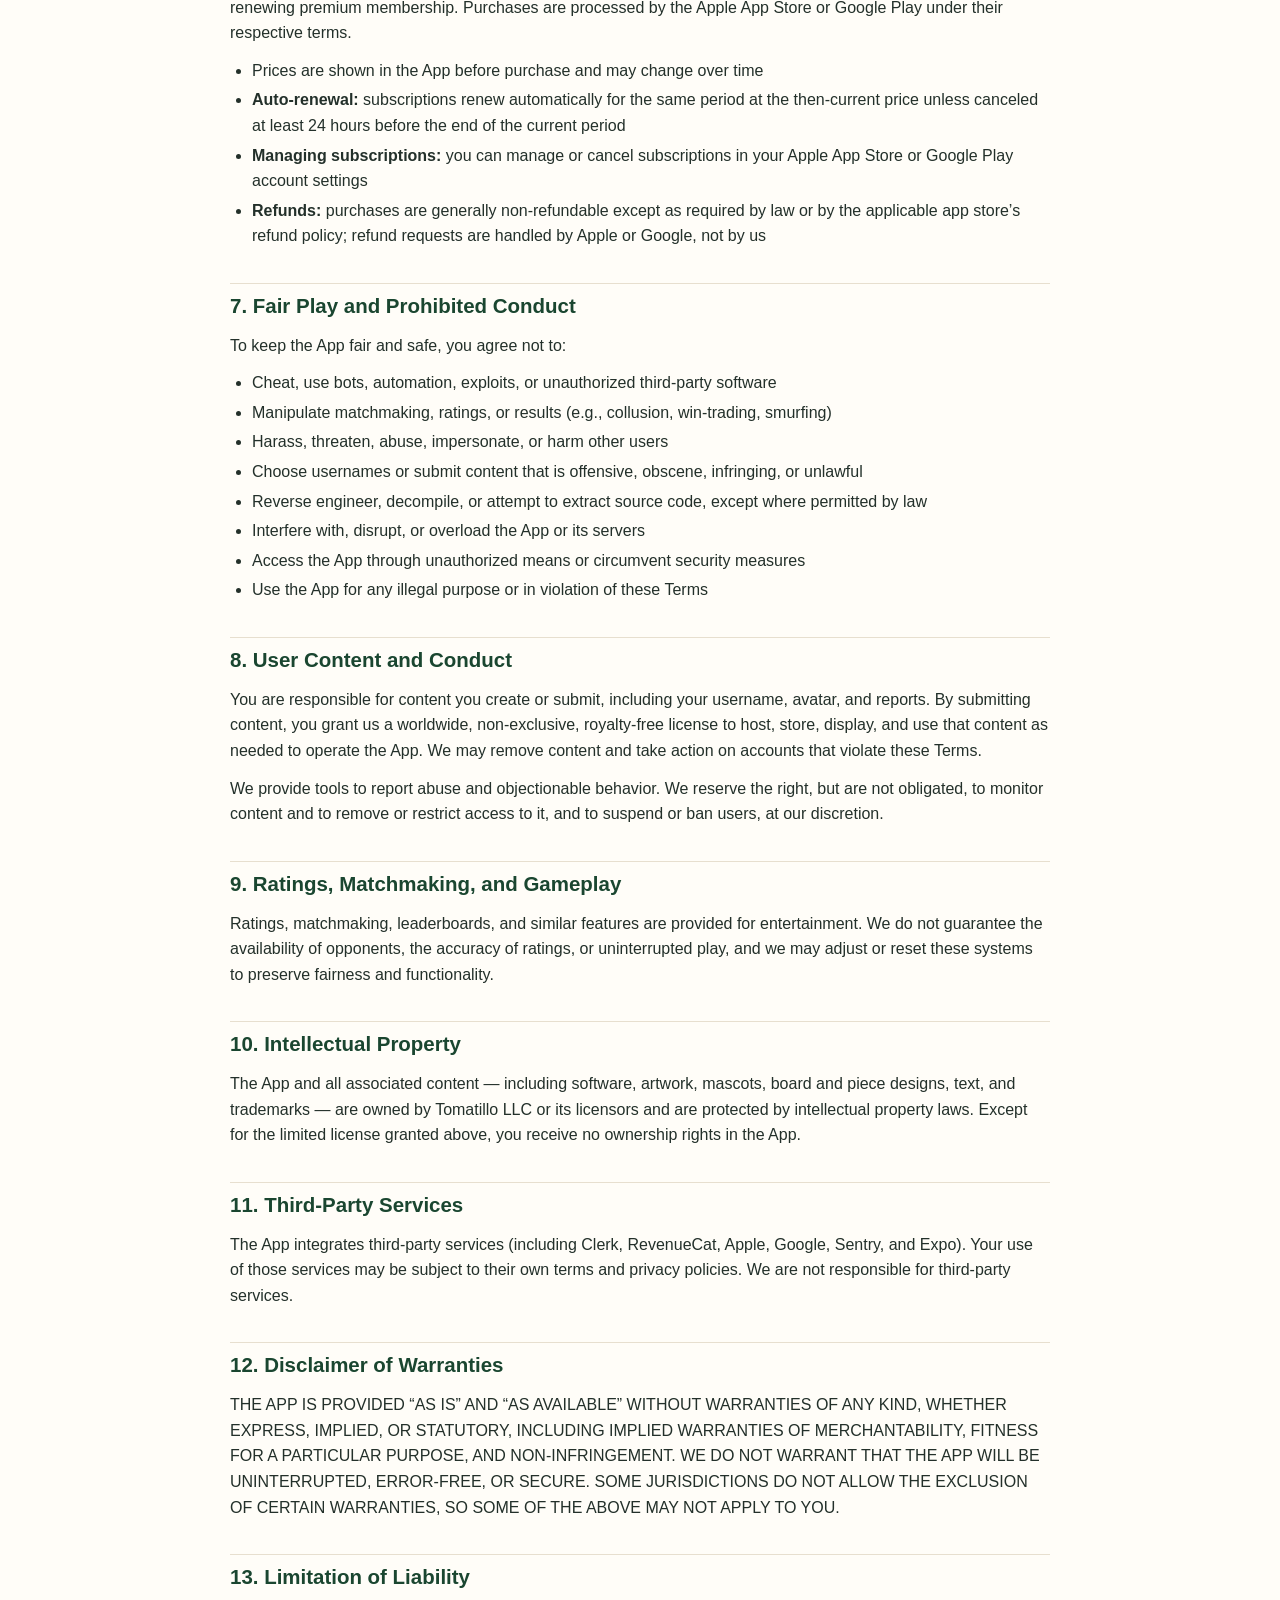
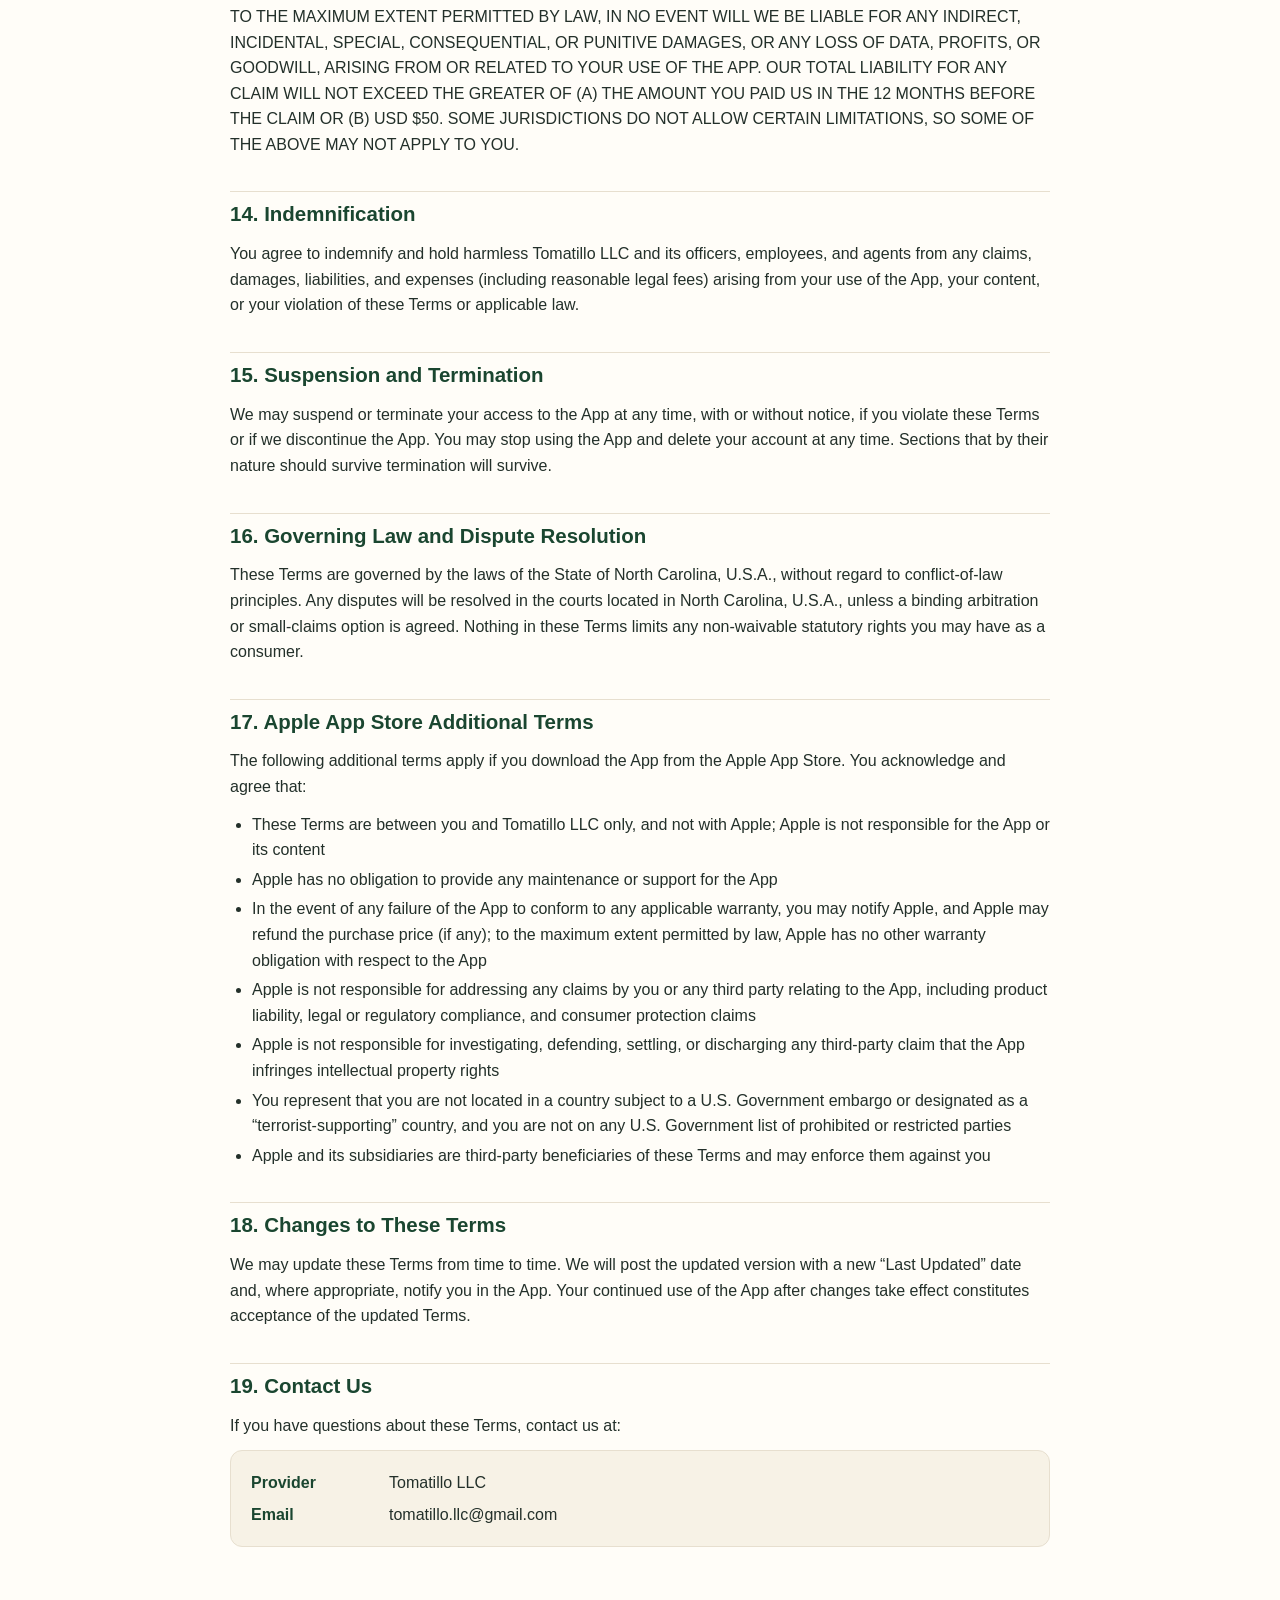
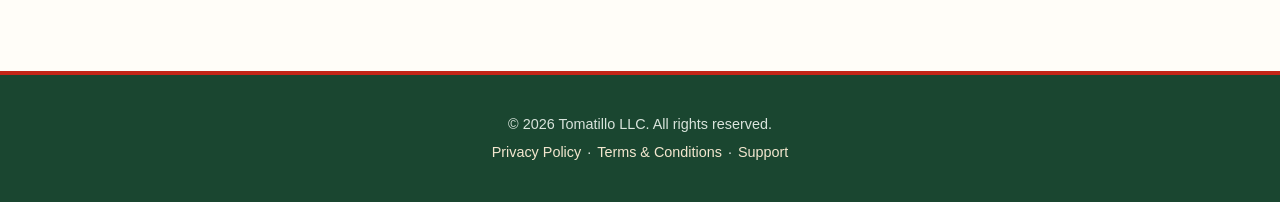
<file: terms.html>
﻿<!DOCTYPE html>
<html lang="en">
<head>
  <meta charset="utf-8">
  <meta name="viewport" content="width=device-width, initial-scale=1">
  <title>Terms &amp; Conditions — Tomatillo LLC</title>
  <meta name="description" content="Terms &amp; Conditions for the Nine Men's Morris app by Tomatillo LLC.">
  <link rel="icon" type="image/png" href="assets/favicon.png">
  <link rel="apple-touch-icon" href="assets/tomatillo-mark.png">
  <meta name="theme-color" content="#234f33">
  <link rel="stylesheet" href="styles.css">
</head>
<body>
<header class="site-header">
  <div class="wrap nav">
    <a class="brand" href="index.html">
      <picture>
        <source srcset="assets/tomatillo-mark.webp" type="image/webp">
        <img class="brand-logo" src="assets/tomatillo-mark.png" alt="" width="320" height="315">
      </picture>
      Tomatillo
    </a>
    <nav>
      <a href="index.html">Home</a>
      <a href="notify.html">Get Notified</a>
      <a href="privacy.html">Privacy</a>
      <a href="terms.html">Terms</a>
      <a href="support.html">Support</a>
    </nav>
  </div>
</header>
  <main class="wrap legal">
      <h1>Nine Men's Morris — Terms and Conditions</h1>
      <p class="subtitle">The agreement governing your use of the Nine Men's Morris app</p>
      <dl class="meta"><div><dt>Effective Date</dt><dd>August 11, 2026</dd></div><div><dt>Last Updated</dt><dd>August 11, 2026</dd></div><div><dt>Application</dt><dd>Nine Men's Morris (iOS and Android)</dd></div><div><dt>Provider</dt><dd>Tomatillo LLC</dd></div><div><dt>Contact</dt><dd>tomatillo.llc@gmail.com</dd></div></dl>
      <h2>1. Acceptance of These Terms</h2>
      <p>These Terms and Conditions (“Terms”) form a binding agreement between you and Tomatillo LLC (“we”, “us”, or “our”) governing your use of the Nine Men's Morris mobile application and related services (the “App”). By downloading, accessing, or using the App, you agree to be bound by these Terms and by our Privacy Policy. If you do not agree, do not use the App.</p>
      <h2>2. Eligibility</h2>
      <p>You must be at least 13 years old (or the minimum age of digital consent in your country) to use the App. If you are under the age of majority where you live, you must have permission from a parent or legal guardian, who agrees to be bound by these Terms on your behalf.</p>
      <h2>3. Your Account</h2>
      <p>Account creation and sign-in are provided through our authentication provider, Clerk. You agree to:</p>
      <ul>
      <li>Provide accurate and complete information</li>
      <li>Keep your login credentials confidential</li>
      <li>Be responsible for all activity under your account</li>
      <li>Notify us promptly of any unauthorized use</li>
      </ul>
      <p>You may not share, sell, or transfer your account, and you may not maintain multiple accounts to gain an unfair advantage.</p>
      <h2>4. License to Use the App</h2>
      <p>Subject to these Terms, we grant you a limited, non-exclusive, non-transferable, revocable license to download and use the App for your personal, non-commercial entertainment. We reserve all rights not expressly granted.</p>
      <h2>5. Virtual Items and Virtual Currency</h2>
      <p>The App includes virtual currency (“Golden Pips”) and virtual items (such as cosmetic boards, frames, titles, and effects). You acknowledge and agree that:</p>
      <ul>
      <li>Virtual currency and items have no monetary value and are not real money or property</li>
      <li>They are licensed, not sold, to you, for use only within the App</li>
      <li>They are non-transferable and cannot be exchanged for cash except where required by law</li>
      <li>We may modify, manage, or discontinue virtual items and currency, subject to applicable law</li>
      <li>Any balance is forfeited if your account is terminated for breach of these Terms</li>
      </ul>
      <h2>6. Purchases, Subscriptions, and Refunds</h2>
      <p>The App offers in-app purchases, which may include one-time purchases (e.g., currency packs) and an auto-renewing premium membership. Purchases are processed by the Apple App Store or Google Play under their respective terms.</p>
      <ul>
      <li>Prices are shown in the App before purchase and may change over time</li>
      <li><strong>Auto-renewal:</strong> subscriptions renew automatically for the same period at the then-current price unless canceled at least 24 hours before the end of the current period</li>
      <li><strong>Managing subscriptions:</strong> you can manage or cancel subscriptions in your Apple App Store or Google Play account settings</li>
      <li><strong>Refunds:</strong> purchases are generally non-refundable except as required by law or by the applicable app store’s refund policy; refund requests are handled by Apple or Google, not by us</li>
      </ul>
      <h2>7. Fair Play and Prohibited Conduct</h2>
      <p>To keep the App fair and safe, you agree not to:</p>
      <ul>
      <li>Cheat, use bots, automation, exploits, or unauthorized third-party software</li>
      <li>Manipulate matchmaking, ratings, or results (e.g., collusion, win-trading, smurfing)</li>
      <li>Harass, threaten, abuse, impersonate, or harm other users</li>
      <li>Choose usernames or submit content that is offensive, obscene, infringing, or unlawful</li>
      <li>Reverse engineer, decompile, or attempt to extract source code, except where permitted by law</li>
      <li>Interfere with, disrupt, or overload the App or its servers</li>
      <li>Access the App through unauthorized means or circumvent security measures</li>
      <li>Use the App for any illegal purpose or in violation of these Terms</li>
      </ul>
      <h2>8. User Content and Conduct</h2>
      <p>You are responsible for content you create or submit, including your username, avatar, and reports. By submitting content, you grant us a worldwide, non-exclusive, royalty-free license to host, store, display, and use that content as needed to operate the App. We may remove content and take action on accounts that violate these Terms.</p>
      <p>We provide tools to report abuse and objectionable behavior. We reserve the right, but are not obligated, to monitor content and to remove or restrict access to it, and to suspend or ban users, at our discretion.</p>
      <h2>9. Ratings, Matchmaking, and Gameplay</h2>
      <p>Ratings, matchmaking, leaderboards, and similar features are provided for entertainment. We do not guarantee the availability of opponents, the accuracy of ratings, or uninterrupted play, and we may adjust or reset these systems to preserve fairness and functionality.</p>
      <h2>10. Intellectual Property</h2>
      <p>The App and all associated content — including software, artwork, mascots, board and piece designs, text, and trademarks — are owned by Tomatillo LLC or its licensors and are protected by intellectual property laws. Except for the limited license granted above, you receive no ownership rights in the App.</p>
      <h2>11. Third-Party Services</h2>
      <p>The App integrates third-party services (including Clerk, RevenueCat, Apple, Google, Sentry, and Expo). Your use of those services may be subject to their own terms and privacy policies. We are not responsible for third-party services.</p>
      <h2>12. Disclaimer of Warranties</h2>
      <p>THE APP IS PROVIDED “AS IS” AND “AS AVAILABLE” WITHOUT WARRANTIES OF ANY KIND, WHETHER EXPRESS, IMPLIED, OR STATUTORY, INCLUDING IMPLIED WARRANTIES OF MERCHANTABILITY, FITNESS FOR A PARTICULAR PURPOSE, AND NON-INFRINGEMENT. WE DO NOT WARRANT THAT THE APP WILL BE UNINTERRUPTED, ERROR-FREE, OR SECURE. SOME JURISDICTIONS DO NOT ALLOW THE EXCLUSION OF CERTAIN WARRANTIES, SO SOME OF THE ABOVE MAY NOT APPLY TO YOU.</p>
      <h2>13. Limitation of Liability</h2>
      <p>TO THE MAXIMUM EXTENT PERMITTED BY LAW, IN NO EVENT WILL WE BE LIABLE FOR ANY INDIRECT, INCIDENTAL, SPECIAL, CONSEQUENTIAL, OR PUNITIVE DAMAGES, OR ANY LOSS OF DATA, PROFITS, OR GOODWILL, ARISING FROM OR RELATED TO YOUR USE OF THE APP. OUR TOTAL LIABILITY FOR ANY CLAIM WILL NOT EXCEED THE GREATER OF (A) THE AMOUNT YOU PAID US IN THE 12 MONTHS BEFORE THE CLAIM OR (B) USD $50. SOME JURISDICTIONS DO NOT ALLOW CERTAIN LIMITATIONS, SO SOME OF THE ABOVE MAY NOT APPLY TO YOU.</p>
      <h2>14. Indemnification</h2>
      <p>You agree to indemnify and hold harmless Tomatillo LLC and its officers, employees, and agents from any claims, damages, liabilities, and expenses (including reasonable legal fees) arising from your use of the App, your content, or your violation of these Terms or applicable law.</p>
      <h2>15. Suspension and Termination</h2>
      <p>We may suspend or terminate your access to the App at any time, with or without notice, if you violate these Terms or if we discontinue the App. You may stop using the App and delete your account at any time. Sections that by their nature should survive termination will survive.</p>
      <h2>16. Governing Law and Dispute Resolution</h2>
      <p>These Terms are governed by the laws of the State of North Carolina, U.S.A., without regard to conflict-of-law principles. Any disputes will be resolved in the courts located in North Carolina, U.S.A., unless a binding arbitration or small-claims option is agreed. Nothing in these Terms limits any non-waivable statutory rights you may have as a consumer.</p>
      <h2>17. Apple App Store Additional Terms</h2>
      <p>The following additional terms apply if you download the App from the Apple App Store. You acknowledge and agree that:</p>
      <ul>
      <li>These Terms are between you and Tomatillo LLC only, and not with Apple; Apple is not responsible for the App or its content</li>
      <li>Apple has no obligation to provide any maintenance or support for the App</li>
      <li>In the event of any failure of the App to conform to any applicable warranty, you may notify Apple, and Apple may refund the purchase price (if any); to the maximum extent permitted by law, Apple has no other warranty obligation with respect to the App</li>
      <li>Apple is not responsible for addressing any claims by you or any third party relating to the App, including product liability, legal or regulatory compliance, and consumer protection claims</li>
      <li>Apple is not responsible for investigating, defending, settling, or discharging any third-party claim that the App infringes intellectual property rights</li>
      <li>You represent that you are not located in a country subject to a U.S. Government embargo or designated as a “terrorist-supporting” country, and you are not on any U.S. Government list of prohibited or restricted parties</li>
      <li>Apple and its subsidiaries are third-party beneficiaries of these Terms and may enforce them against you</li>
      </ul>
      <h2>18. Changes to These Terms</h2>
      <p>We may update these Terms from time to time. We will post the updated version with a new “Last Updated” date and, where appropriate, notify you in the App. Your continued use of the App after changes take effect constitutes acceptance of the updated Terms.</p>
      <h2>19. Contact Us</h2>
      <p>If you have questions about these Terms, contact us at:</p>
      <dl class="meta"><div><dt>Provider</dt><dd>Tomatillo LLC</dd></div><div><dt>Email</dt><dd>tomatillo.llc@gmail.com</dd></div></dl>
  </main>
<footer class="site-footer">
  <div class="wrap">
    <p>&copy; <span id="yr">2026</span> Tomatillo LLC. All rights reserved.</p>
    <p class="foot-links">
      <a href="privacy.html">Privacy Policy</a> ·
      <a href="terms.html">Terms &amp; Conditions</a> ·
      <a href="support.html">Support</a>
    </p>
  </div>
  <script>document.getElementById('yr').textContent=new Date().getFullYear();</script>
</footer>
</body>
</html>
</file>
<file: styles.css>
/* Tomatillo LLC — company site styles
   Palette sampled from the company logo: deep forest green + tomato red on warm cream. */
:root {
  --green-900: #12321f;
  --green-800: #1a4630;
  --green-700: #234f33;   /* logo wordmark green */
  --green-600: #2e6b45;

  --red-700: #a80d0e;
  --red-600: #c42517;     /* logo tomato red */

  --ink: #23302a;
  --muted: #5d6b62;
  --line: #e7dfcf;
  --bg: #fffdf8;
  --bg-soft: #f7f2e6;     /* warm cream */
  --bg-tint: #f1f5ef;     /* faintest green wash */
  --max: 860px;
}

* { box-sizing: border-box; }

html { scroll-behavior: smooth; }

body {
  margin: 0;
  font-family: -apple-system, BlinkMacSystemFont, "Segoe UI", Roboto, Helvetica, Arial, sans-serif;
  color: var(--ink);
  background: var(--bg);
  line-height: 1.6;
  -webkit-font-smoothing: antialiased;
}

.wrap { max-width: var(--max); margin: 0 auto; padding: 0 20px; }

a { color: var(--green-600); text-decoration: none; }
a:hover { text-decoration: underline; }

img { max-width: 100%; }

/* Header / nav */
.site-header {
  background: rgba(255, 253, 248, .92);
  backdrop-filter: saturate(140%) blur(8px);
  border-bottom: 1px solid var(--line);
  position: sticky;
  top: 0;
  z-index: 10;
}
.nav { display: flex; align-items: center; justify-content: space-between; height: 64px; }
.brand {
  display: flex; align-items: center; gap: 9px;
  color: var(--green-700); font-weight: 800; font-size: 1.22rem; letter-spacing: -.01em;
}
.brand:hover { text-decoration: none; color: var(--green-800); }
.brand picture { display: flex; }
.brand-logo { height: 32px; width: auto; display: block; }
.site-header nav a {
  color: var(--green-800); margin-left: 22px; font-size: .95rem; font-weight: 500;
  padding: 4px 0; border-bottom: 2px solid transparent;
}
.site-header nav a:hover { color: var(--red-600); border-bottom-color: var(--red-600); text-decoration: none; }

/* Hero */
.hero {
  background:
    radial-gradient(760px 380px at 50% -8%, rgba(196, 37, 23, .09), transparent 68%),
    linear-gradient(175deg, var(--bg-soft) 0%, #fdf9f1 55%, var(--bg) 100%);
  border-bottom: 1px solid var(--line);
  padding: 56px 0 72px;
  text-align: center;
}
.hero picture { display: block; }
.hero-logo {
  width: 300px; max-width: 74%; height: auto; display: block; margin: 0 auto 22px;
  filter: drop-shadow(0 14px 26px rgba(35, 79, 51, .16));
}
.hero h1 { font-size: 2.7rem; margin: 0 0 14px; line-height: 1.15; color: var(--green-800); letter-spacing: -.02em; }
.hero .lede { font-size: 1.2rem; color: var(--muted); max-width: 620px; margin: 0 auto 28px; }
.pill {
  display: inline-block; background: rgba(196, 37, 23, .09); color: var(--red-700);
  border: 1px solid rgba(196, 37, 23, .28); padding: 5px 14px; border-radius: 999px;
  font-size: .82rem; letter-spacing: .06em; text-transform: uppercase; margin-bottom: 20px;
  font-weight: 600;
}
.btn {
  display: inline-block; background: var(--red-600); color: #fff; font-weight: 600;
  padding: 12px 26px; border-radius: 10px; margin: 6px;
  box-shadow: 0 6px 16px rgba(196, 37, 23, .22);
  transition: background .15s ease, transform .15s ease, box-shadow .15s ease;
}
.btn:hover { background: var(--red-700); text-decoration: none; transform: translateY(-1px); box-shadow: 0 9px 20px rgba(196, 37, 23, .28); }
.btn.secondary {
  background: transparent; border: 1.5px solid var(--green-600); color: var(--green-700);
  box-shadow: none;
}
.btn.secondary:hover { background: var(--green-700); border-color: var(--green-700); color: #fff; }

/* Sections */
section { padding: 60px 0; }
section.alt { background: var(--bg-tint); border-block: 1px solid var(--line); }
h2.section-title { font-size: 1.7rem; margin: 0 0 8px; color: var(--green-800); text-align: center; letter-spacing: -.01em; }
.section-sub { text-align: center; color: var(--muted); max-width: 560px; margin: 0 auto 36px; }

.features { display: grid; grid-template-columns: repeat(auto-fit, minmax(220px, 1fr)); gap: 22px; }
.card {
  background: #fff; border: 1px solid var(--line); border-top: 3px solid var(--green-600);
  border-radius: 14px; padding: 24px;
  box-shadow: 0 2px 10px rgba(35, 79, 51, .05);
  transition: transform .15s ease, box-shadow .15s ease;
}
.card:hover { transform: translateY(-2px); box-shadow: 0 10px 24px rgba(35, 79, 51, .1); }
.card h3 { margin: 0 0 8px; color: var(--green-800); font-size: 1.15rem; }
.card p { margin: 0; color: var(--muted); font-size: .96rem; }
.card .ic { font-size: 1.6rem; margin-bottom: 10px; }

.app-row { display: flex; gap: 34px; align-items: center; flex-wrap: wrap; }
.app-row .app-copy { flex: 1 1 320px; }
.app-row .app-art {
  flex: 0 0 260px; width: 260px; height: 530px; border-radius: 28px;
  border: 1px solid var(--line); overflow: hidden;
  display: flex; align-items: center; justify-content: center; margin: 0 auto;
  box-shadow: 0 18px 40px rgba(35, 79, 51, .14);
}
.app-art img { width: 100%; height: 100%; object-fit: cover; display: block; }
.app-copy h2 { color: var(--green-800); margin-top: 0; }

/* Screenshot gallery */
.shots {
  list-style: none; margin: 0; padding: 0;
  display: grid; grid-template-columns: repeat(4, 1fr); gap: 20px;
}
.shots li { margin: 0; text-align: center; }
.shots picture { display: block; }
.shots img {
  display: block; width: 100%; height: auto;
  border-radius: 18px; border: 1px solid var(--line); background: #141527;
  box-shadow: 0 14px 30px rgba(35, 79, 51, .14);
}
.shot-cap { margin: 10px 0 0; font-size: .86rem; font-weight: 600; color: var(--muted); }

/* Legal pages */
.legal { padding: 44px 20px 64px; }
.legal h1 { font-size: 2rem; color: var(--green-800); margin: 8px 0 4px; }
.legal .subtitle { color: var(--muted); font-style: italic; margin: 0 0 22px; }
.legal h2 { font-size: 1.28rem; color: var(--green-800); margin: 34px 0 10px; padding-top: 6px; border-top: 1px solid var(--line); }
.legal h3 { font-size: 1.05rem; color: var(--green-700); margin: 22px 0 6px; }
.legal p { margin: 0 0 12px; }
.legal ul { margin: 0 0 14px; padding-left: 22px; }
.legal li { margin: 4px 0; }
.legal dl.meta {
  background: var(--bg-soft); border: 1px solid var(--line); border-radius: 12px;
  padding: 16px 20px; margin: 0 0 20px;
}
.legal dl.meta > div { display: flex; gap: 8px; padding: 3px 0; }
.legal dl.meta dt { font-weight: 700; min-width: 130px; color: var(--green-800); margin: 0; }
.legal dl.meta dd { margin: 0; color: var(--ink); }
mark { background: #ffe9a8; padding: 0 3px; border-radius: 3px; }

/* Support */
.support-grid { display: grid; grid-template-columns: repeat(auto-fit, minmax(240px, 1fr)); gap: 22px; margin-top: 12px; }
.contact-box {
  text-align: center; background: var(--bg-soft); border: 1px solid var(--line);
  border-radius: 14px; padding: 30px; margin: 24px 0;
}
.contact-box a { font-size: 1.15rem; font-weight: 600; color: var(--red-600); }
.faq { margin-top: 8px; }
.faq details {
  border: 1px solid var(--line); border-radius: 10px; padding: 4px 16px; margin: 10px 0; background: #fff;
}
.faq summary { cursor: pointer; font-weight: 600; color: var(--green-800); padding: 10px 0; }
.faq summary::marker { color: var(--red-600); }
.faq details[open] summary { border-bottom: 1px solid var(--line); margin-bottom: 8px; }
.faq p { color: var(--muted); margin: 4px 0 12px; }

/* Kit (ConvertKit) signup form — match site branding */
.formkit-form {
  font-family: -apple-system, BlinkMacSystemFont, "Segoe UI", Roboto, Helvetica, Arial, sans-serif !important;
  max-width: 420px !important;
  margin: 0 auto !important;
}
.formkit-header {
  font-size: 1.25rem !important;
  color: var(--green-800) !important;
  font-weight: 700 !important;
  text-align: center !important;
  margin: 0 0 8px !important;
}
.formkit-subheader {
  font-size: .95rem !important;
  color: var(--muted) !important;
  font-weight: 400 !important;
  text-align: center !important;
  margin: 0 0 18px !important;
}
.formkit-fields {
  display: flex !important;
  flex-direction: column !important;
  gap: 12px !important;
}
.formkit-field { width: 100% !important; }
.formkit-input {
  width: 100% !important;
  font-family: inherit !important;
  font-size: 1rem !important;
  color: var(--ink) !important;
  background: #fff !important;
  border: 1.5px solid var(--line) !important;
  border-radius: 10px !important;
  padding: 12px 14px !important;
  box-shadow: none !important;
  transition: border-color .15s ease !important;
}
.formkit-input:focus {
  outline: none !important;
  border-color: var(--green-600) !important;
}
.formkit-submit {
  display: flex !important;
  align-items: center !important;
  justify-content: center !important;
  width: 100% !important;
  background: var(--red-600) !important;
  color: #fff !important;
  font-weight: 600 !important;
  font-size: 1rem !important;
  padding: 12px 26px !important;
  border: none !important;
  border-radius: 10px !important;
  box-shadow: 0 6px 16px rgba(196, 37, 23, .22) !important;
  cursor: pointer !important;
  transition: background .15s ease, transform .15s ease, box-shadow .15s ease !important;
}
.formkit-submit:hover {
  background: var(--red-700) !important;
  transform: translateY(-1px) !important;
  box-shadow: 0 9px 20px rgba(196, 37, 23, .28) !important;
}
.formkit-spinner div { background: #fff !important; }
.formkit-alert {
  border-radius: 10px !important;
  padding: 12px 16px !important;
  font-size: .92rem !important;
  margin-top: 14px !important;
  text-align: center !important;
}
.formkit-alert-success {
  background: var(--bg-tint) !important;
  color: var(--green-800) !important;
  border: 1px solid var(--green-600) !important;
}
.formkit-alert-error {
  background: rgba(196, 37, 23, .08) !important;
  color: var(--red-700) !important;
  border: 1px solid var(--red-600) !important;
}
.formkit-guarantee {
  color: var(--muted) !important;
  font-size: .82rem !important;
  text-align: center !important;
  margin-top: 10px !important;
}

/* Wall Go promo (notify.html) — scoped palette for the next-game signup page.
   Layered on top of .legal / .contact-box / .formkit-* above via the .wallgo-promo
   ancestor class (added only to notify.html's <main>), so nothing here can affect
   privacy.html, terms.html, support.html, or index.html, which reuse those same
   base classes. Wall Go palette lifted from mobile/theme/tokens.ts. */
.wallgo-promo {
  --wg-forest: #285943;
  --wg-forest-dark: #1a3c2c;
  --wg-sage: #7fa68a;
  --wg-clay: #c96f4a;
  --wg-gold: #d6a84f;
  --wg-gold-dark: #b58c39;
  --wg-gold-ink: #3d2e08;
  --wg-cream: #f7f3e8;
  --wg-surface-alt: #efe8d6;
  --wg-ink: #26332d;
}

.wallgo-promo .eyebrow {
  display: inline-block;
  font-size: .78rem;
  font-weight: 700;
  letter-spacing: .08em;
  text-transform: uppercase;
  color: var(--wg-gold-ink);
  background: rgba(214, 168, 79, .18);
  border: 1px solid rgba(214, 168, 79, .45);
  border-radius: 999px;
  padding: 4px 12px;
  margin: 0 0 14px;
}

.wallgo-promo h1 {
  color: var(--wg-forest);
  text-transform: uppercase;
  letter-spacing: .03em;
}

.wallgo-promo .subtitle {
  color: var(--wg-ink);
  font-style: normal;
}

.wallgo-promo .contact-box {
  background: var(--wg-cream);
  border-color: var(--wg-surface-alt);
  box-shadow: 4px 4px 0 var(--wg-surface-alt);
}

.wallgo-promo .formkit-header { color: var(--wg-forest) !important; }
.wallgo-promo .formkit-subheader { color: var(--wg-ink) !important; }
.wallgo-promo .formkit-input:focus { border-color: var(--wg-forest) !important; }
.wallgo-promo .formkit-submit {
  background: var(--wg-gold) !important;
  color: var(--wg-gold-ink) !important;
  box-shadow: 4px 4px 0 var(--wg-gold-dark) !important;
}
.wallgo-promo .formkit-submit:hover {
  background: var(--wg-gold-dark) !important;
  color: #fff !important;
  transform: translate(-2px, -2px) !important;
  box-shadow: 6px 6px 0 var(--wg-gold-dark) !important;
}
.wallgo-promo .formkit-alert-success {
  background: rgba(127, 166, 138, .18) !important;
  color: var(--wg-forest) !important;
  border-color: var(--wg-forest) !important;
}
.wallgo-promo .formkit-alert-error {
  background: rgba(201, 111, 74, .12) !important;
  color: var(--wg-clay) !important;
  border-color: var(--wg-clay) !important;
}

/* Footer */
.site-footer {
  background: var(--green-800); color: #d9e4dc; padding: 34px 0; text-align: center; margin-top: 40px;
  border-top: 4px solid var(--red-600);
}
.site-footer p { margin: 4px 0; font-size: .9rem; }
.site-footer a { color: #f3e7cf; }
.foot-links a { margin: 0 2px; }

@media (max-width: 620px) {
  .hero { padding: 40px 0 56px; }
  .hero h1 { font-size: 2.1rem; }
  .hero-logo { width: 220px; }
  .site-header nav a { margin-left: 14px; font-size: .9rem; }
  .nav { height: 58px; }
  .brand { font-size: 1.1rem; }
  .brand-logo { height: 27px; }
  .shots { grid-template-columns: repeat(2, 1fr); gap: 16px; }
}

@media (prefers-reduced-motion: reduce) {
  html { scroll-behavior: auto; }
  .btn, .card { transition: none; }
  .btn:hover, .card:hover { transform: none; }
}
</file>
